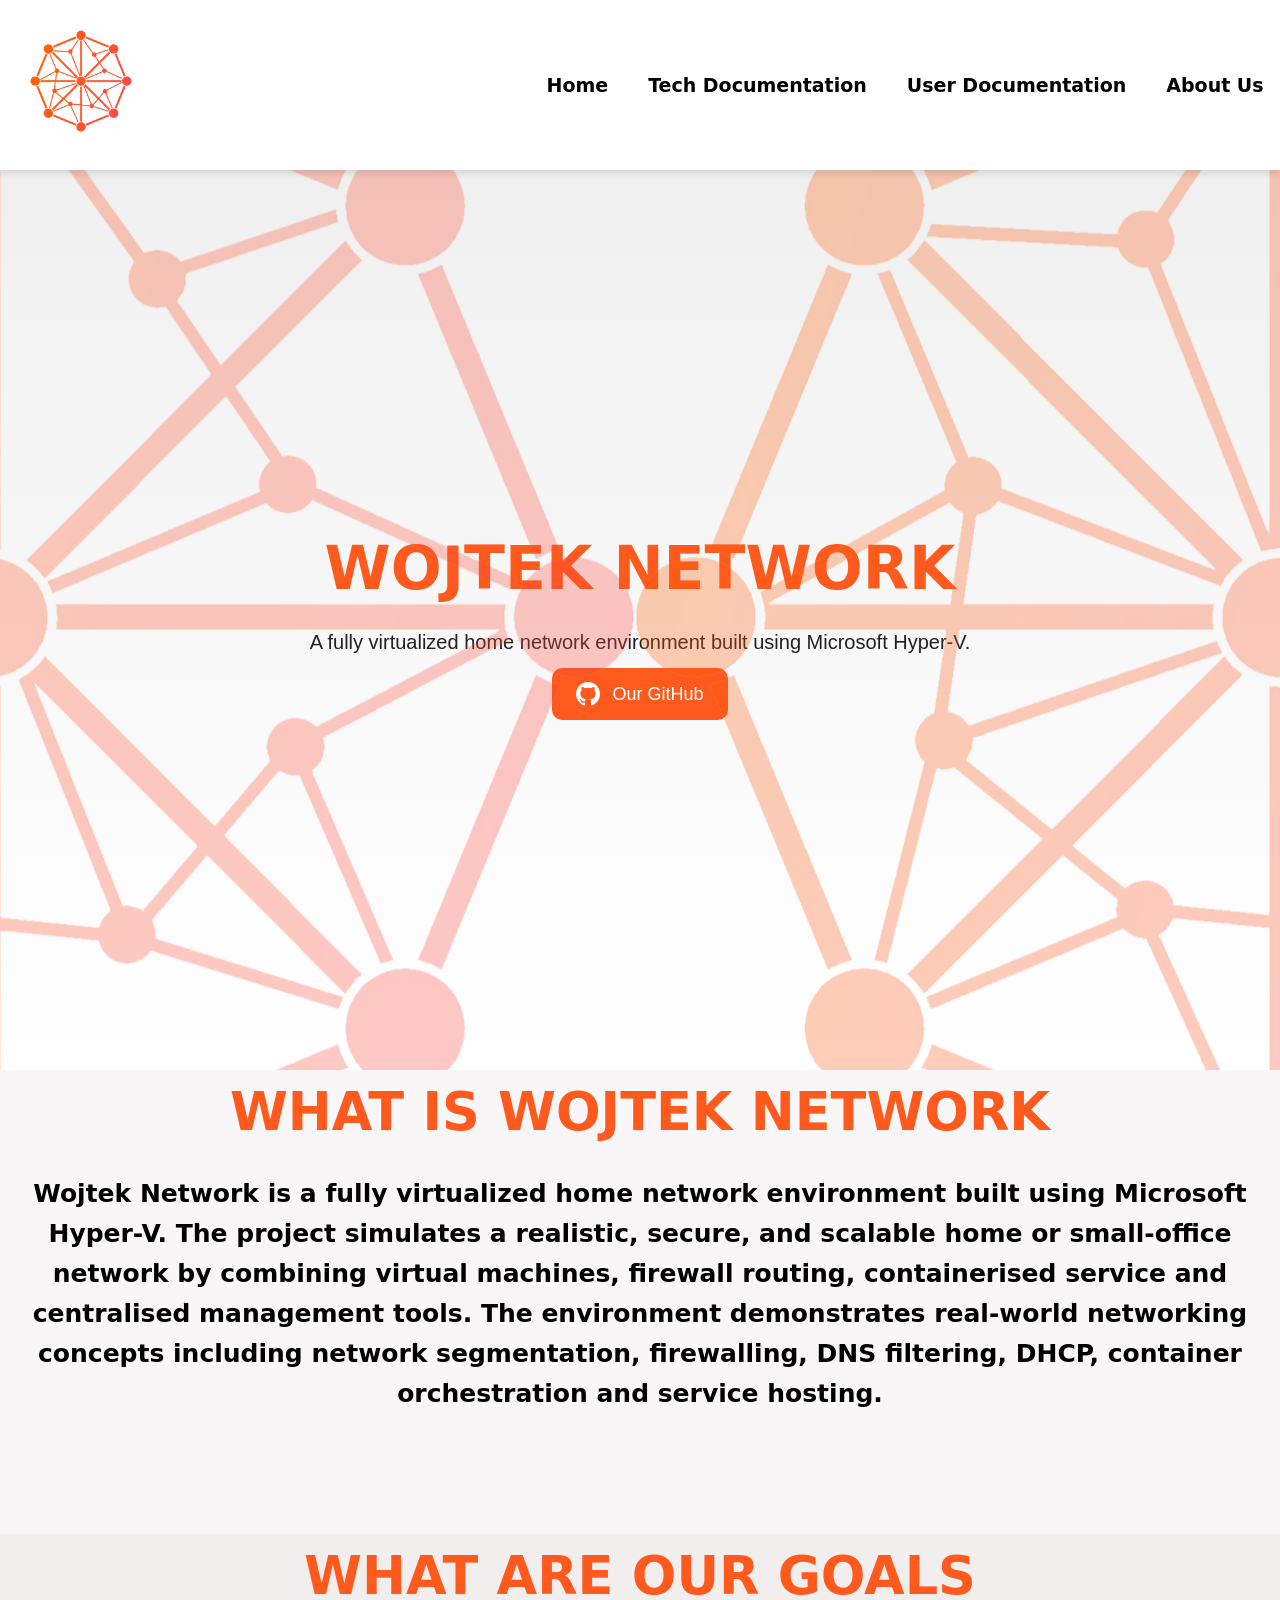
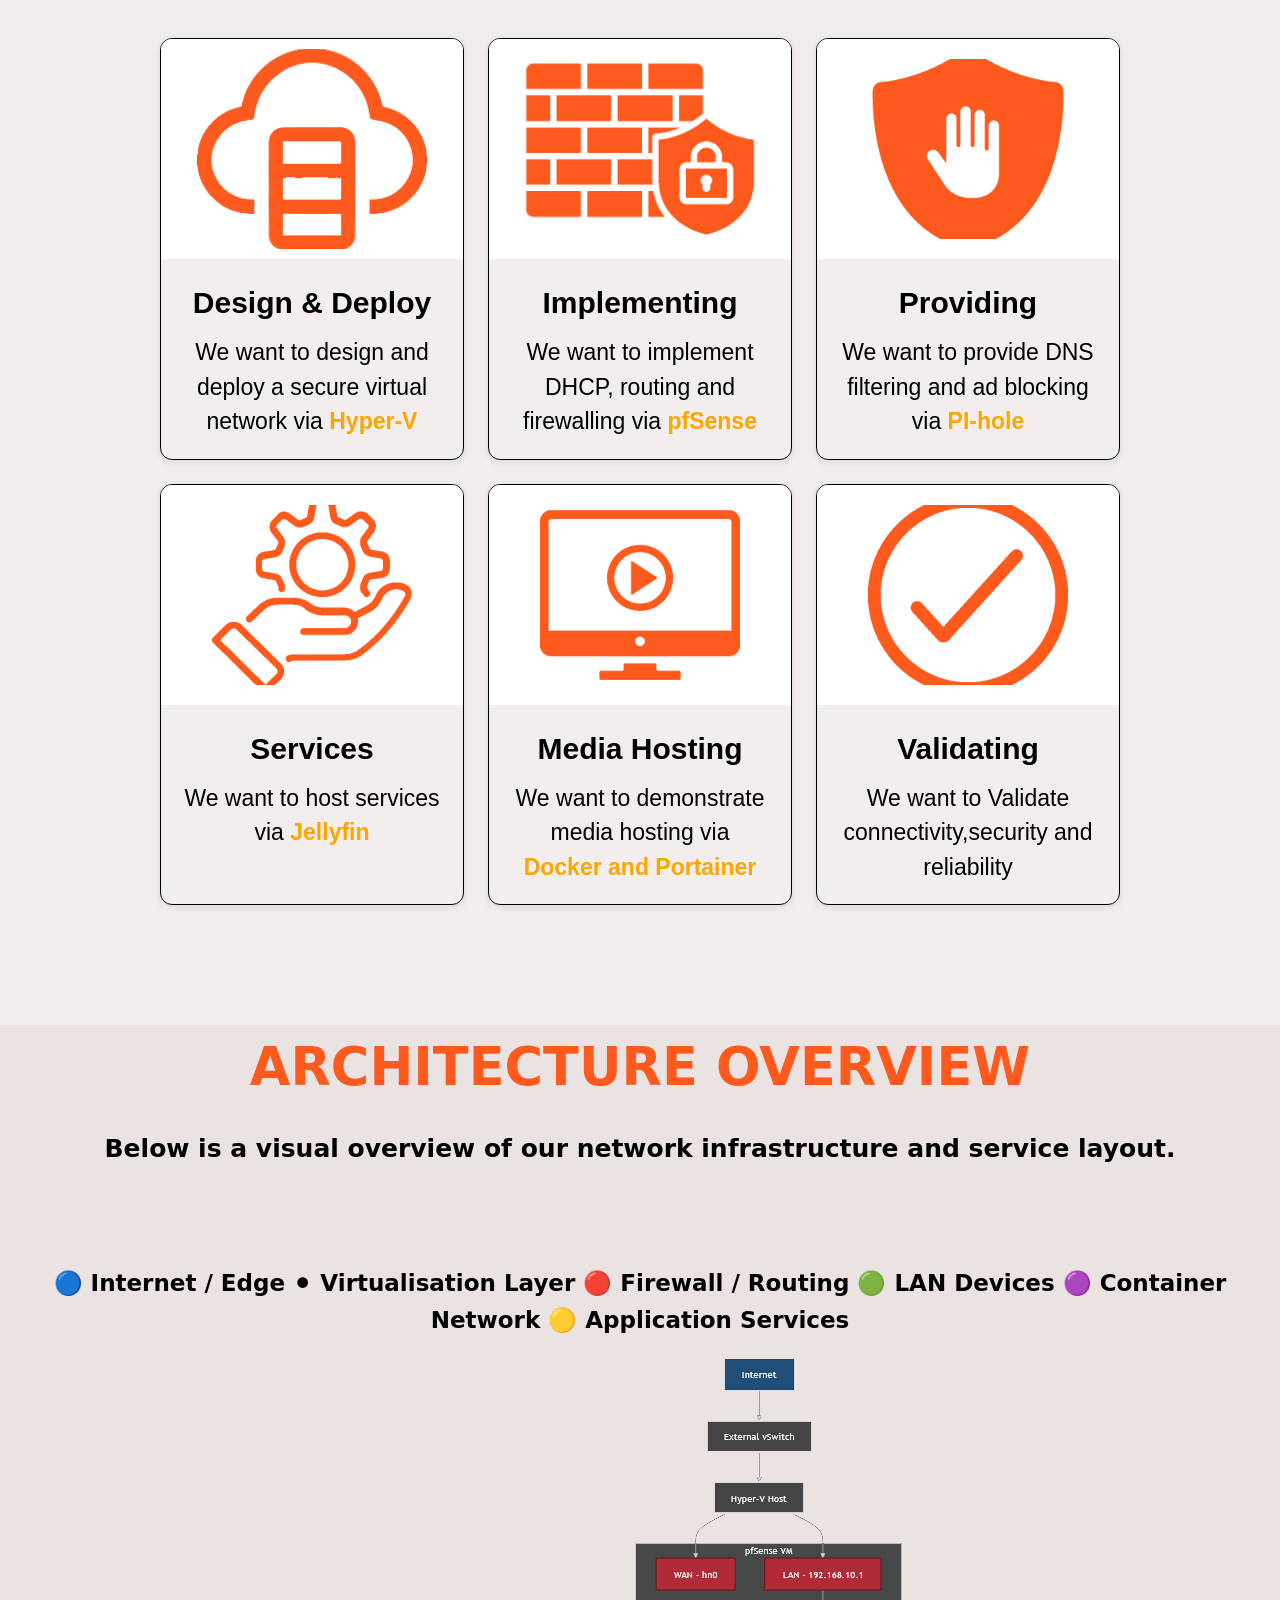
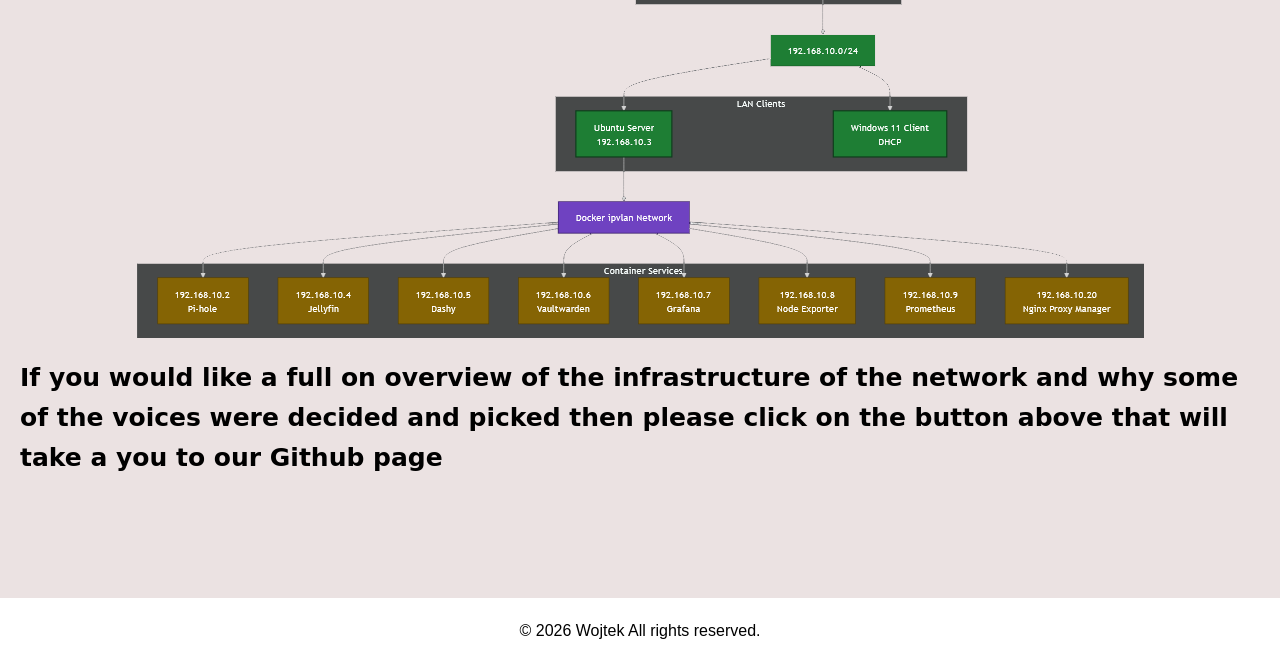
<file: website/index.html>
<!DOCTYPE html>
<html lang="en">
<head>
    <meta charset="UTF-8">
    <meta name="viewport" content="width=device-width, initial-scale=1.0">
    <title>Wojtek Network</title>

    <link rel="icon" type="image/x-icon" href="Resources/favicon.ico">
    <link rel="stylesheet" href="styles.css">

</head>
<body>
<header>
           <div class="header-container">
        <a href="index.html"><img src="Resources/Logo.png" alt="Logo" style="height:150px;width:150px;"></a>
        <nav>
            <ul>
                <li><a href="index.html">Home</a></li>
                <li><a href="Documentation.html">Tech Documentation</a></li>
                <li><a href="Documentation -User.html">User Documentation</a></li>
                <li><a href="aboutus.html">About Us</a></li>

            </ul>
        </nav>
        </div>
</header>
<section class="hero">
        <div class="hero-image">
        <img src="Resources/Logo.png" class="spin1" alt="image" style="width:1920px; height:1920px;">
        </div>

        <div class="hero-image2">
        <img src="Resources/Logo.png" class="spin"alt="image" style="width:1920px; height:1920px;">
        </div>

        <div class="hero-title">
        <h1 class="Title">WOJTEK NETWORK</h1> 
        </div>

        <div class="hero-text">
        <p> A fully virtualized home network environment built using Microsoft Hyper-V.</p>
        </div>

        <a href="https://github.com/Jordynns/Wojtek-Network" target="_blank">
        <button class="button">
        <svg xmlns="http://www.w3.org/2000/svg" viewBox="0 0 24 24" width="24" height="24" fill="white">
        <path d="M12 0C5.37 0 0 5.37 0 12c0 5.31 3.435 9.795 8.205 11.385.6.105.825-.255.825-.57 0-.285-.015-1.23-.015-2.235-3.015.555-3.795-.735-4.035-1.41-.135-.345-.72-1.41-1.23-1.695-.42-.225-1.02-.78-.015-.795.945-.015 1.62.87 1.845 1.23 1.08 1.815 2.805 1.305 3.495.99.105-.78.42-1.305.765-1.605-2.67-.3-5.46-1.335-5.46-5.925 0-1.305.465-2.385 1.23-3.225-.12-.3-.54-1.53.12-3.18 0 0 1.005-.315 3.3 1.23.96-.27 1.98-.405 3-.405s2.04.135 3 .405c2.295-1.56 3.3-1.23 3.3-1.23.66 1.65.24 2.88.12 3.18.765.84 1.23 1.905 1.23 3.225 0 4.605-2.805 5.625-5.475 5.925.435.375.81 1.095.81 2.22 0 1.605-.015 2.895-.015 3.3 0 .315.225.69.825.57A12.02 12.02 0 0 0 24 12c0-6.63-5.37-12-12-12z"/>
        </svg>
        Our GitHub
        </button>
        </a>
    
        </div>
    
        </div>
</section>

<section class="What">
        <div class="container">
        <h1 style="text-align:center">WHAT IS WOJTEK NETWORK</h1> 
    </div>
    <div class="container1">
        <p style="text-align:center">Wojtek Network is a fully virtualized home network environment built using Microsoft Hyper-V.
The project simulates a realistic, secure, and scalable home or small-office network by combining virtual machines, firewall routing, containerised service and centralised management tools.
The environment demonstrates real-world networking concepts including network segmentation, firewalling, DNS filtering, DHCP, container orchestration and service hosting.</p>
      </div>

</section>

    
<section class="Goals"> 
      <div class="container">
        <h1 style="text-align:center">WHAT ARE OUR GOALS</h1>
        </div>

   <div class="cardsContainer">
        <div class="card-grid">
            <div class="card">
                <div class="card-image">
                    <img src="Resources/VM.png" alt="description" style="height:200px;width:230px;">
                    </div>
                <div class="card-content">
                    <div class="card-title">Design & Deploy</div>
                    <div class="card-text">We want to design and deploy a secure virtual network via <strong> <a href="https://learn.microsoft.com/en-us/windows-server/virtualization/hyper-v/get-started/install-hyper-v?tabs=powershell&pivots=windows" target="_blank">Hyper-V</a> </strong></div> 
                </div>
            </div>

            <div class="card">
                <div class="card-image">
                    <img src="Resources/FW.png" alt="description" style="height:230px;width:250px;">
                </div>
                <div class="card-content">
                    <div class="card-title">Implementing</div>
                    <div class="card-text">We want to implement DHCP, routing and firewalling via<strong> <a href="https://www.pfsense.org/" target="blank">pfSense</a></strong></div>
                </div>
            </div>

            <div class="card">
                <div class="card-image">
                    <img src="Resources/DNS.png" alt="description" style="height:180px;width:200px;">
                </div>
                <div class="card-content">
                    <div class="card-title">Providing</div>
                    <div class="card-text">We want to provide DNS filtering and ad blocking via <strong><a href="https://pi-hole.net/" target="blank">PI-hole</a></strong></div>
                </div>
            </div>

            <div class="card">
                <div class="card-image">
                     <img src="Resources/Services.png" alt="description" style="height:180px;width:200px;">
                </div>
                <div class="card-content">
                    <div class="card-title">Services</div>
                    <div class="card-text">We want to host services via <strong> <a href="https://jellyfin.org/" target="_blank">Jellyfin</a> </strong> </div>
                </div>
            </div>

            <div class="card">
                <div class="card-image">
                     <img src="Resources/Hosting.png" alt="description" style="height:180px;width:200px;">
                </div>
                <div class="card-content">
                    <div class="card-title">Media Hosting</div>
                    <div class="card-text">We want to demonstrate media hosting via <strong> <a href="https://docs.portainer.io/start/install-ce/server/docker/linux" target="_blank">Docker and Portainer</a> </strong> </div>
                </div>
            </div>

            <div class="card">
                <div class="card-image">
                    <img src="Resources/Valid.png" alt="description" style="height:180px;width:200px;">
                </div>
                <div class="card-content">
                    <div class="card-title">Validating</div>
                    <div class="card-text">We want to Validate connectivity,security and reliability</div>
                </div>
            </div>

        </div>
    </div>
</section>
    

<section class="Architecture"> 
   <div class="container">
    <h1>ARCHITECTURE OVERVIEW </h1>

    <div class="container1">
        <p>Below is a visual overview of our network infrastructure and service layout. </p>
    </div>
        <br>
    <div class ="Legend">
    🔵 Internet / Edge
    ⚫ Virtualisation Layer
    🔴 Firewall / Routing
    🟢 LAN Devices
    🟣 Container Network
    🟡 Application Services
    </p>
    
    </div>
    </div>  
    
    <div class="Diagram">
        <img src="Resources/Diagram.png">
    </div>

        <div class="container1">
        <p>If you would like a full on overview of the infrastructure of the network and why some of the voices were decided and picked then please click on the button above that will take a you to our Github page</p>
    </div>

   </div> 

</section>

    <footer>
    <p>&copy; 2026 Wojtek All rights reserved.</p>
</footer>
</body>
</html>
</file>
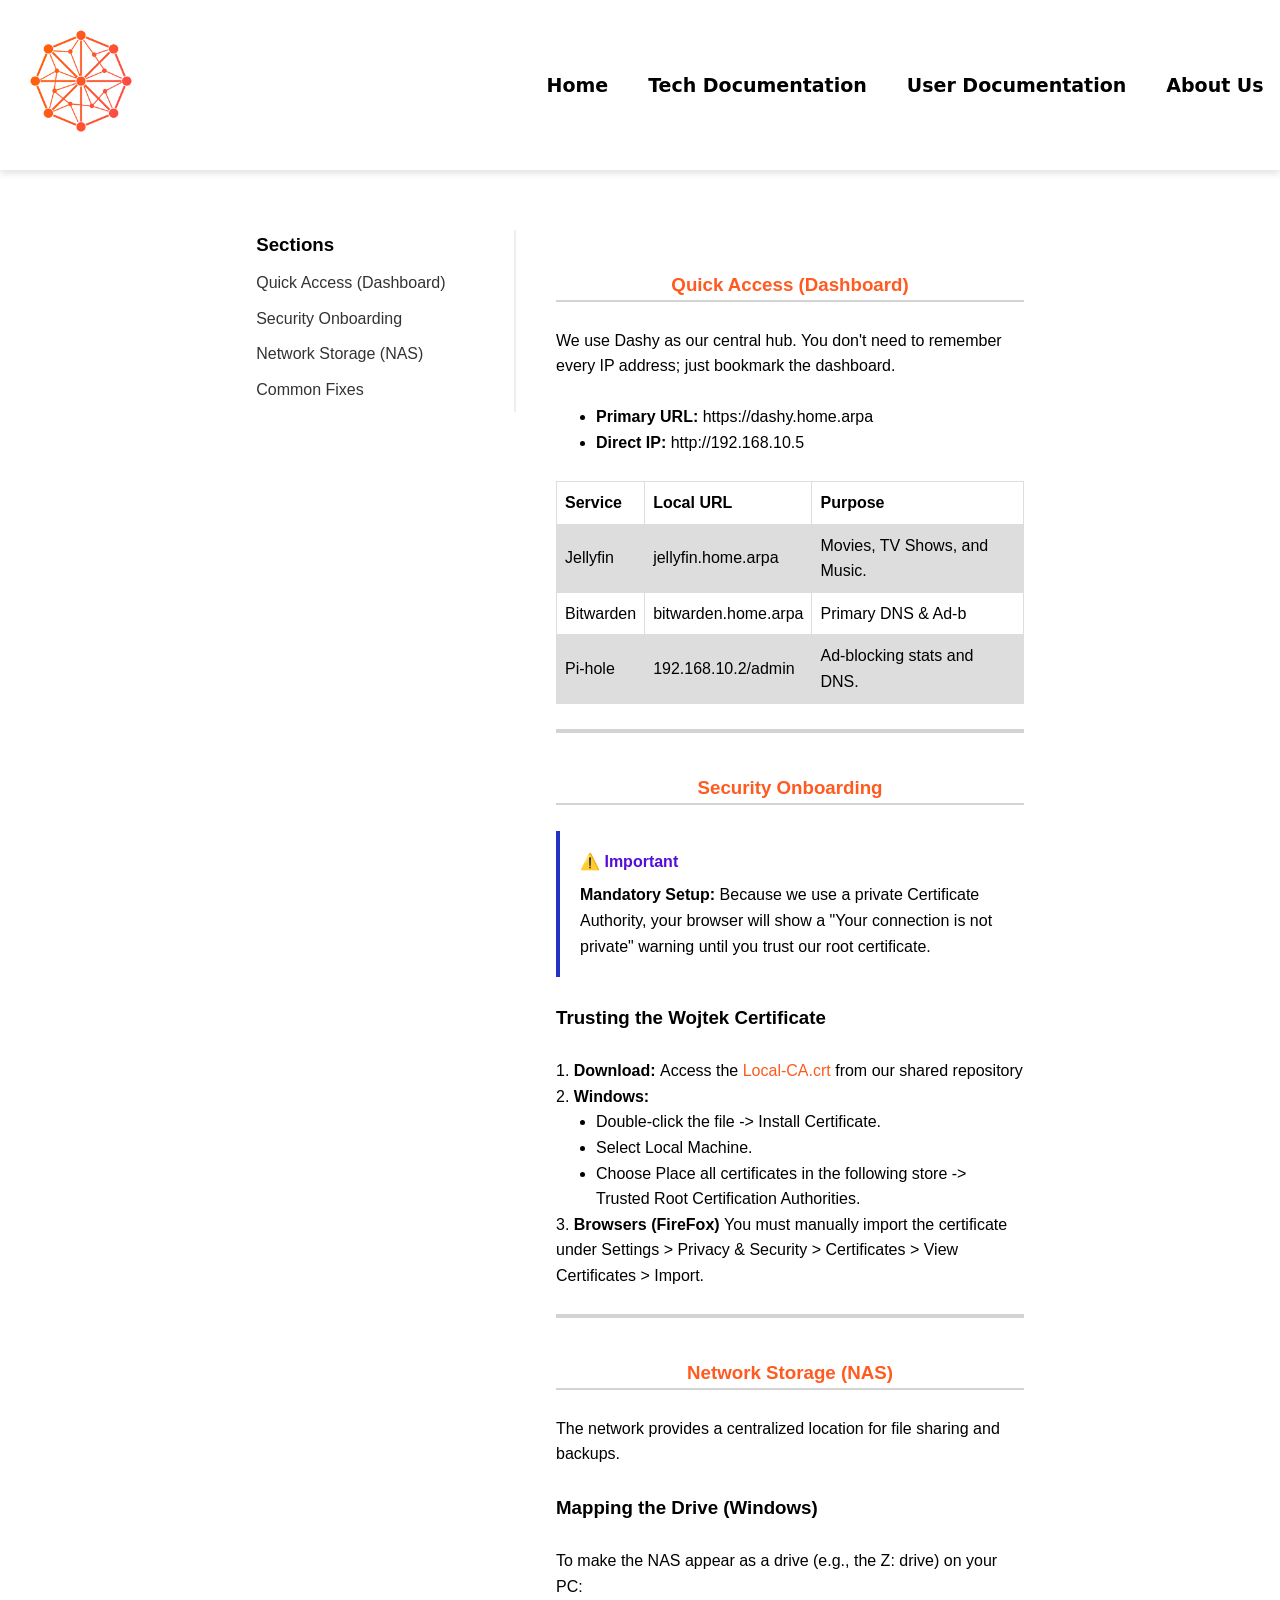
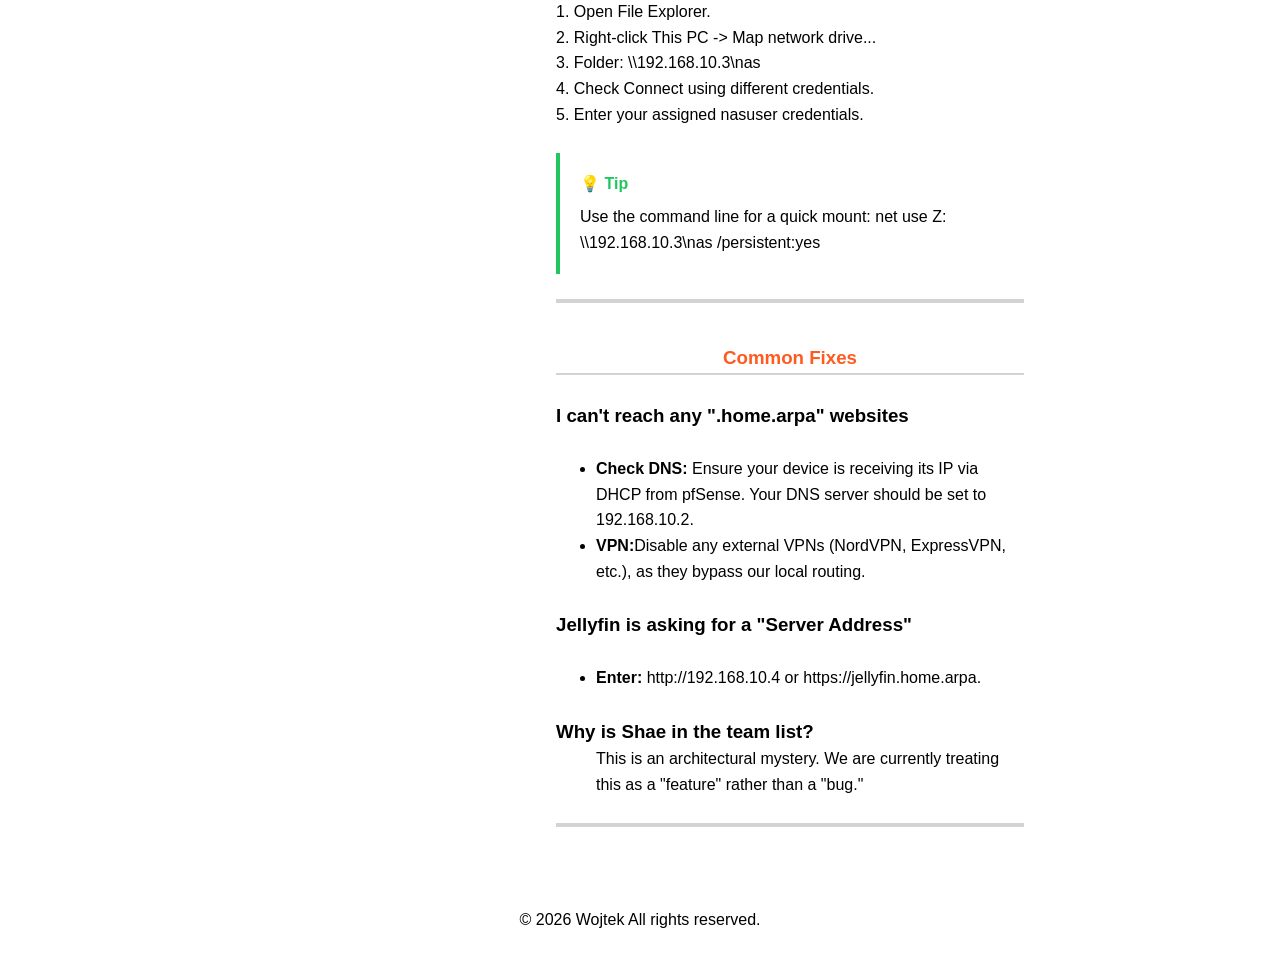
<file: website/Documentation -User.html>
<!DOCTYPE html>
<html lang="en">
<head>
    <meta charset="UTF-8">
    <meta name="viewport" content="width=device-width, initial-scale=1.0">
    <title>Wojtek Network</title>

    <link rel="icon" type="image/x-icon" href="Resources/favicon.ico">
    <link rel="stylesheet" href="styles.css">

</head>
<body>

  <header>
           <div class="header-container">
        <a href="index.html"><img src="Resources/Logo.png" alt="Logo" style="height:150px;width:150px;"></a>
        <nav>
            <ul>
                <li><a href="index.html">Home</a></li>
                <li><a href="Documentation.html">Tech Documentation</a></li>
                <li><a href="Documentation -User.html">User Documentation</a></li>
                <li><a href="aboutus.html">About Us</a></li>
                
            </ul>
        </nav>
        </div>
  </header>


<section class="doc-layout">
  <aside class="Section-Area">
    <h3>Sections</h3>
    <a href="#QA">Quick Access (Dashboard)</a>
    <a href="#SO">Security Onboarding</a>
    <a href="#NS">Network Storage (NAS)</a>
    <a href="#CF">Common Fixes</a>
  </aside>



  <main class="doc-content">
  <section id="QA">
      <div class="headings"><h1>Quick Access (Dashboard)</h1>
        <hr width="100%;" color="#d3d3d3" size="3">
        </div>
        <BR>
  <p>We use Dashy as our central hub. You don't need to remember every IP address; just bookmark the dashboard.</p>
  <br>
  <ul>
  <li><b>Primary URL:</b> https://dashy.home.arpa</li>
  <li><b>Direct IP:</b> http://192.168.10.5</li>
  </ul>
  <br>
  <table>  <tr>
    <th>Service</th>
    <th>Local URL</th>
    <th>Purpose</th>
    </tr>
    <tr>
    <td>Jellyfin</td>
    <td>jellyfin.home.arpa 	</td>
    <td>Movies, TV Shows, and Music.</td>
    </tr>
      <tr>
      <td>Bitwarden</td>
      <td>bitwarden.home.arpa</td>
      <td>Primary DNS & Ad-b</td>
    </tr>
    <tr>
      <td>Pi-hole</td>
      <td>192.168.10.2/admin</td>
      <td>Ad-blocking stats and DNS.</td>
    </tr>
</table>
<br>
<hr width="100%;" color="#d3d3d3" size="6">
</section>


<section id="#SO">
      <div class="headings"><h1>Security Onboarding</h1>
        <hr width="100%;" color="#d3d3d3" size="3">
        </div>
      <br>

    <div class="tip-boxb">
    <div class="tip-titleb">
        ⚠️ Important
    </div>

      <p>
        <b>Mandatory Setup:</b> Because we use a private Certificate Authority, your browser will show a "Your connection is not private" warning until you trust our root certificate.
      </p>
    </div>
    <br>
    <h3>Trusting the Wojtek Certificate</h3>
    <br>
    <p>1.<b> Download: </b>Access the <a href="https://downgit.github.io/#/home?url=https:%2F%2Fgithub.com%2FJordynns%2FWojtek-Network%2Fblob%2Fmain%2Fresources%2FLocal-CA.crt">Local-CA.crt</a> from our shared repository</p>
    <p>2.<b> Windows:</b></p>
    <ul>
      <li>Double-click the file -> Install Certificate.</li>
      <li>Select Local Machine.</li>
      <li>Choose Place all certificates in the following store -> Trusted Root Certification Authorities.</li>
    </ul>
    <p>3. <b>Browsers (FireFox) </b>You must manually import the certificate under Settings > Privacy & Security > Certificates > View Certificates > Import.</p>
<br>
<hr width="100%;" color="#d3d3d3" size="6">
</section>

<section id="NS">
      <div class="headings"><h1>Network Storage (NAS)</h1>
        <hr width="100%;" color="#d3d3d3" size="3">
        </div>
      <br>
  <p>The network provides a centralized location for file sharing and backups.</p>
  <br>
  <h3>Mapping the Drive (Windows)</h3>
  <br>
  <p>To make the NAS appear as a drive (e.g., the Z: drive) on your PC:<br>
     1. Open File Explorer.<br>
     2. Right-click This PC -> Map network drive...<br>
     3. Folder: \\192.168.10.3\nas<br>
     4. Check Connect using different credentials.<br>
     5. Enter your assigned nasuser credentials.<br>
  </p>
  <br>

    <div class="tip-box">
    <div class="tip-title">
        💡 Tip
    </div>

    <p>
        Use the command line for a quick mount: net use Z: \\192.168.10.3\nas /persistent:yes
    </p>
  </div>
  <br>
  <hr width="100%;" color="#d3d3d3" size="6">
</section>

<section id="CF">
      <div class="headings"><h1>Common Fixes</h1>
        <hr width="100%;" color="#d3d3d3" size="3">
        </div>
        <br>
  <h3>I can't reach any ".home.arpa" websites</h3>
  <br>
        <ul>
          <li><b>Check DNS:</b> Ensure your device is receiving its IP via DHCP from pfSense. Your DNS server should be set to 192.168.10.2.</li>
          <li><b>VPN:</b>Disable any external VPNs (NordVPN, ExpressVPN, etc.), as they bypass our local routing.</li>
        </ul>
        <br>
  <h3>Jellyfin is asking for a "Server Address"</h3>
        <br>
  <ul>
    <li><b>Enter:</b> http://192.168.10.4 or https://jellyfin.home.arpa.</li>
  </ul>
<br>
<h3>Why is Shae in the team list?</h3>
<ul>
  <il>This is an architectural mystery. We are currently treating this as a "feature" rather than a "bug."</il>
</ul>
 <br>
 <hr width="100%;" color="#d3d3d3" size="6">
</section>
</section>
</main>

       <footer>
    <p>          &copy; 2026 Wojtek All rights reserved.</p>
</footer>
</body>
</html>
</file>
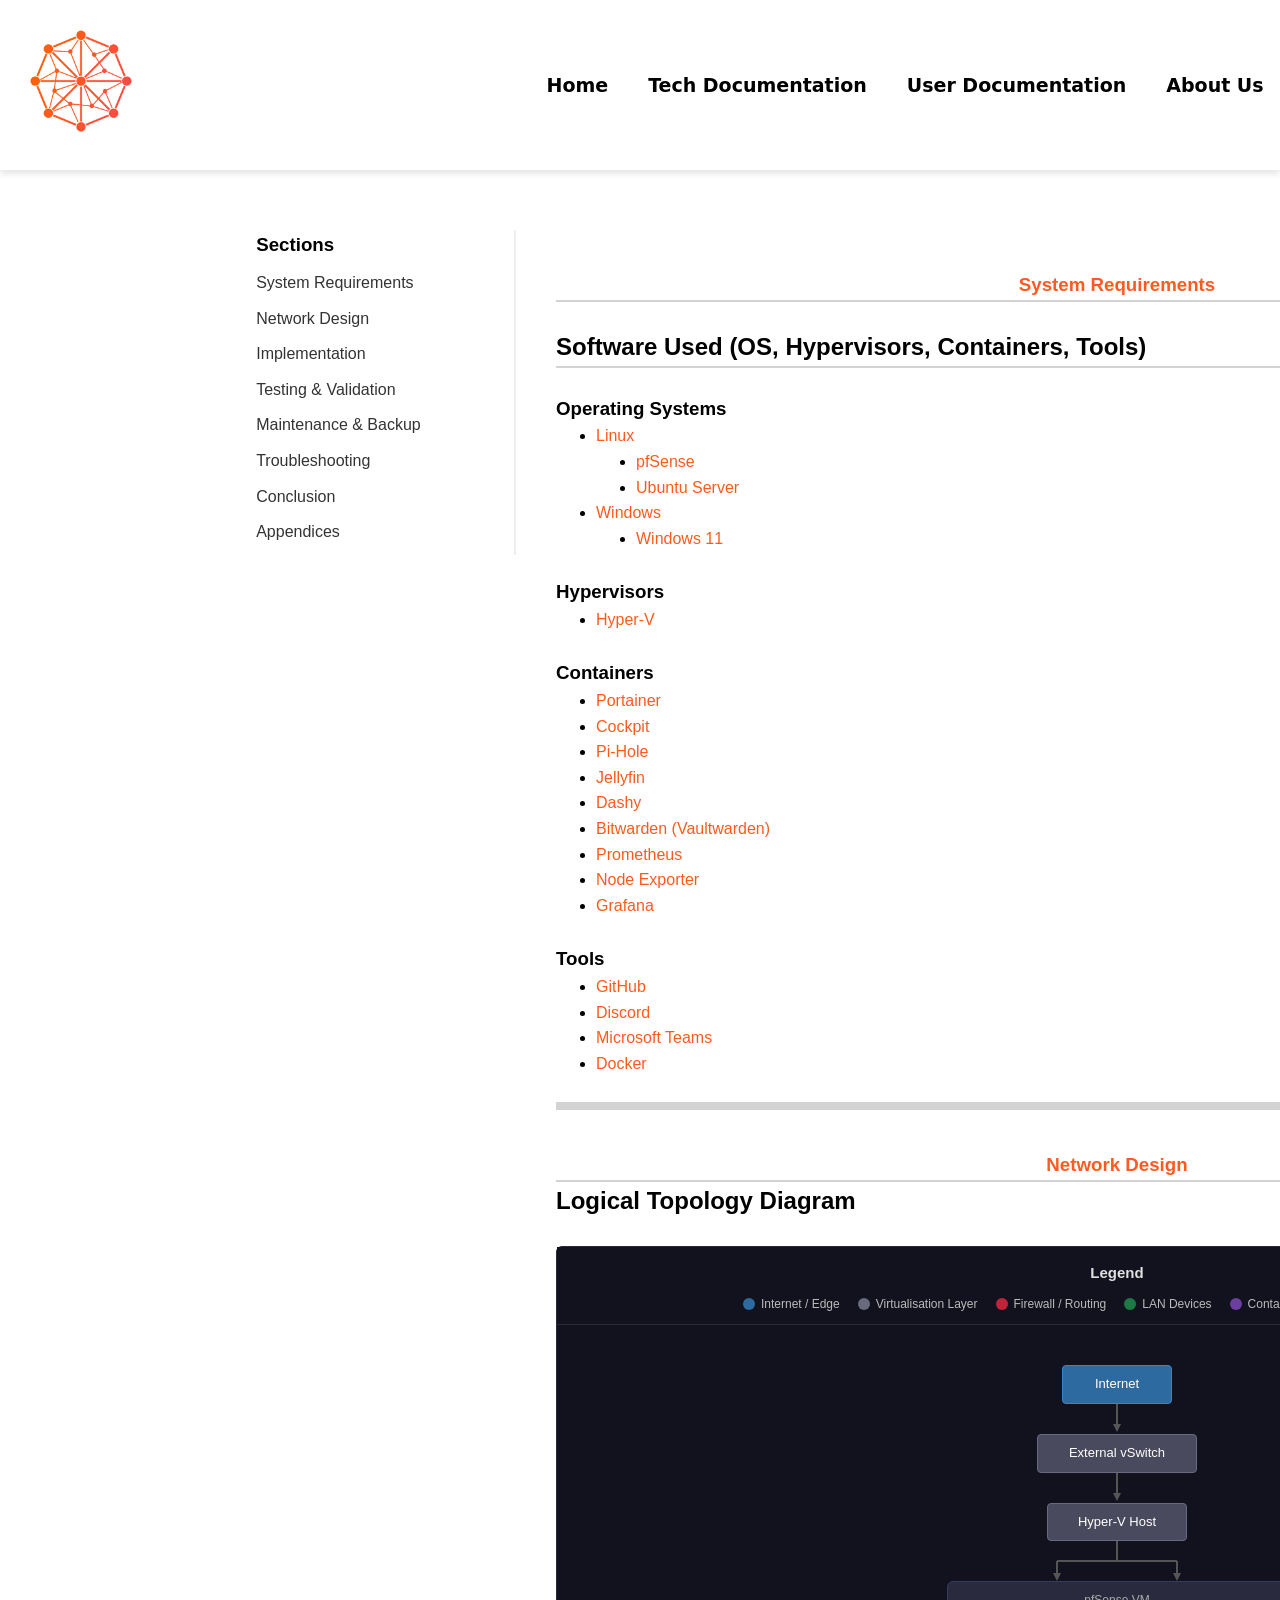
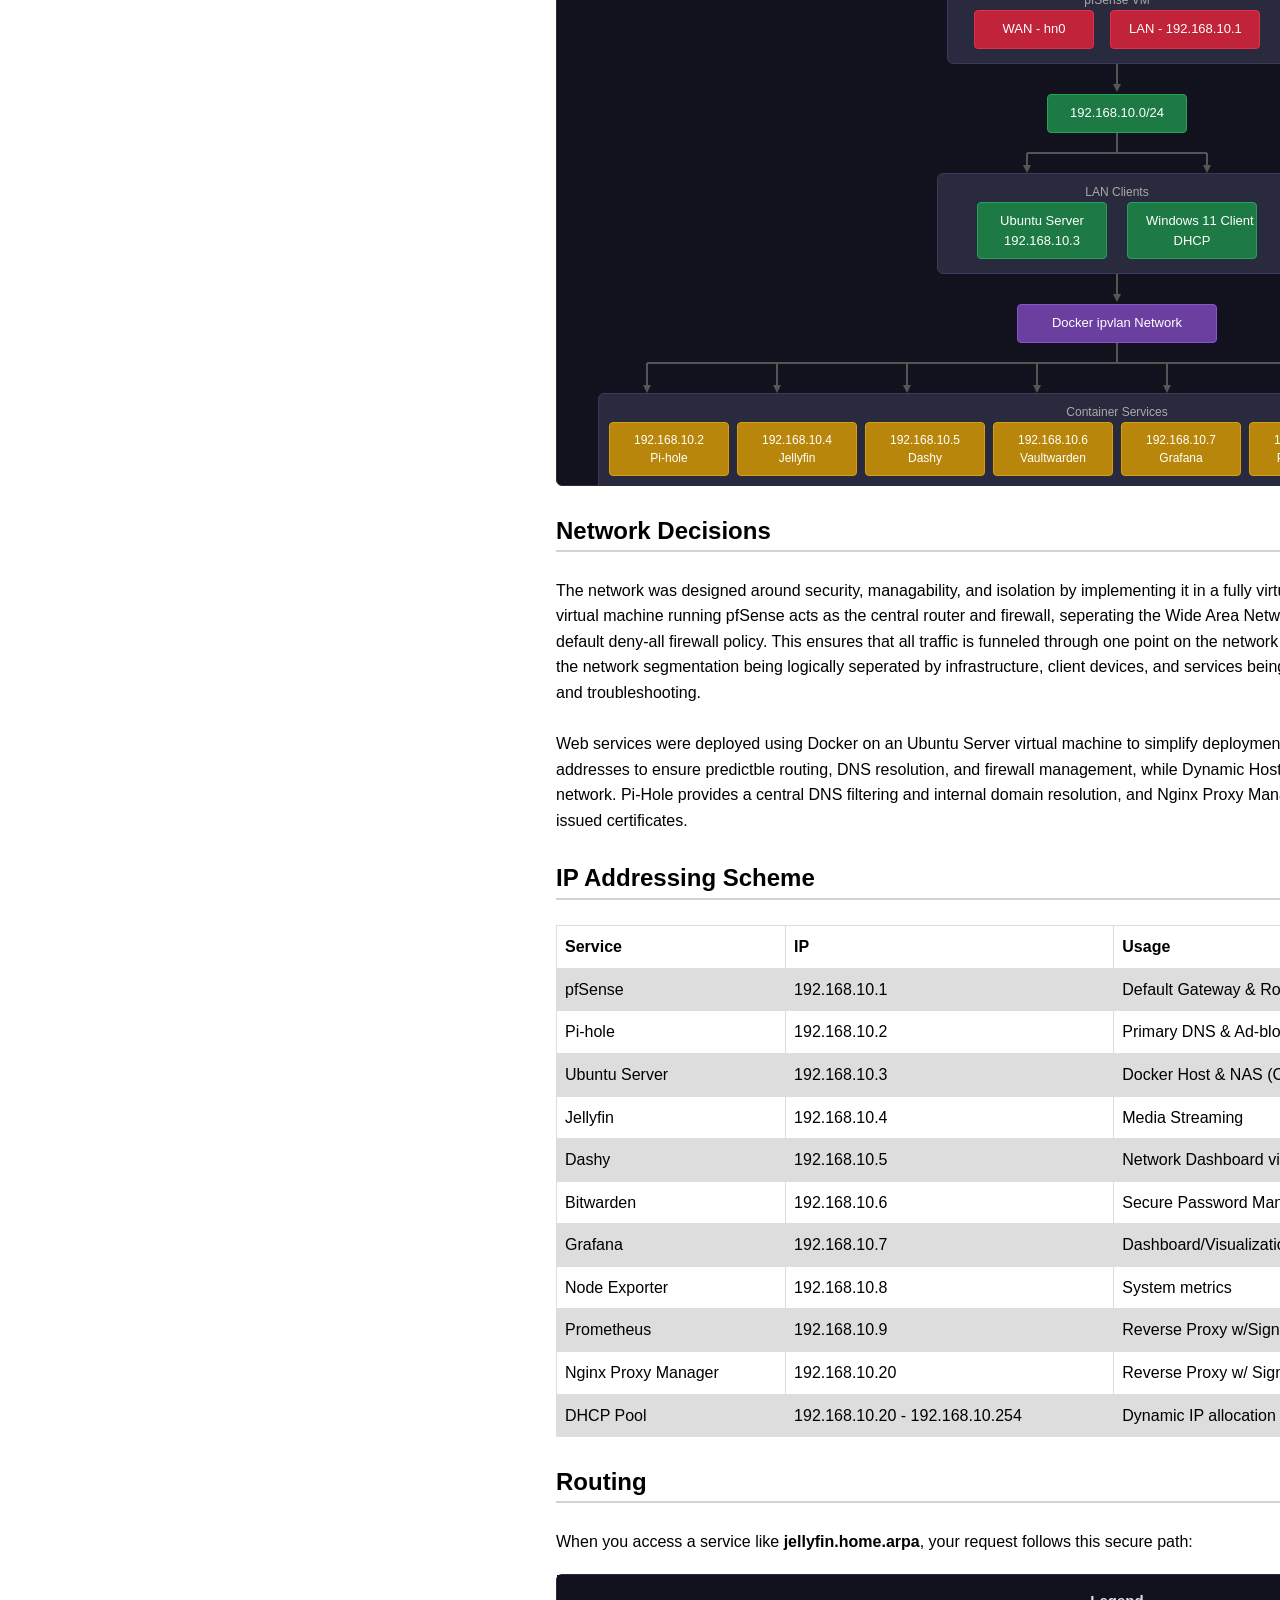
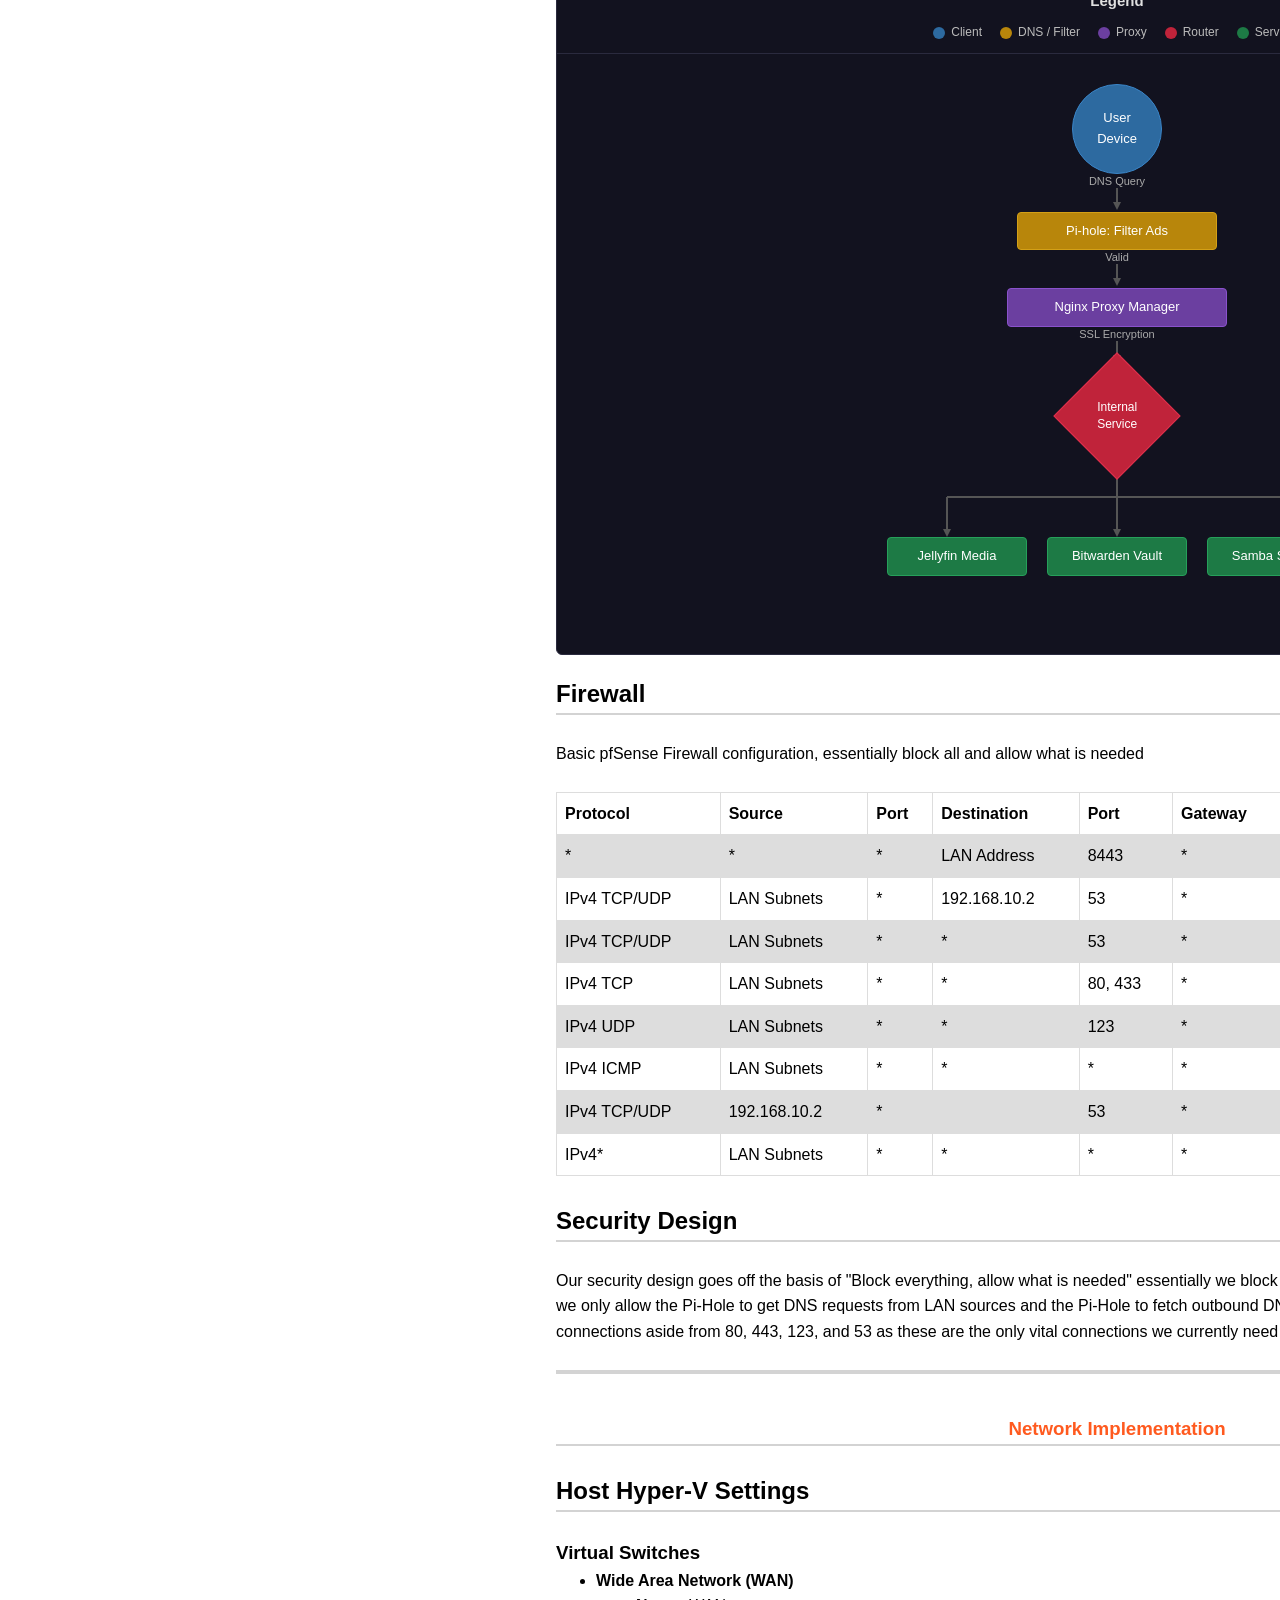
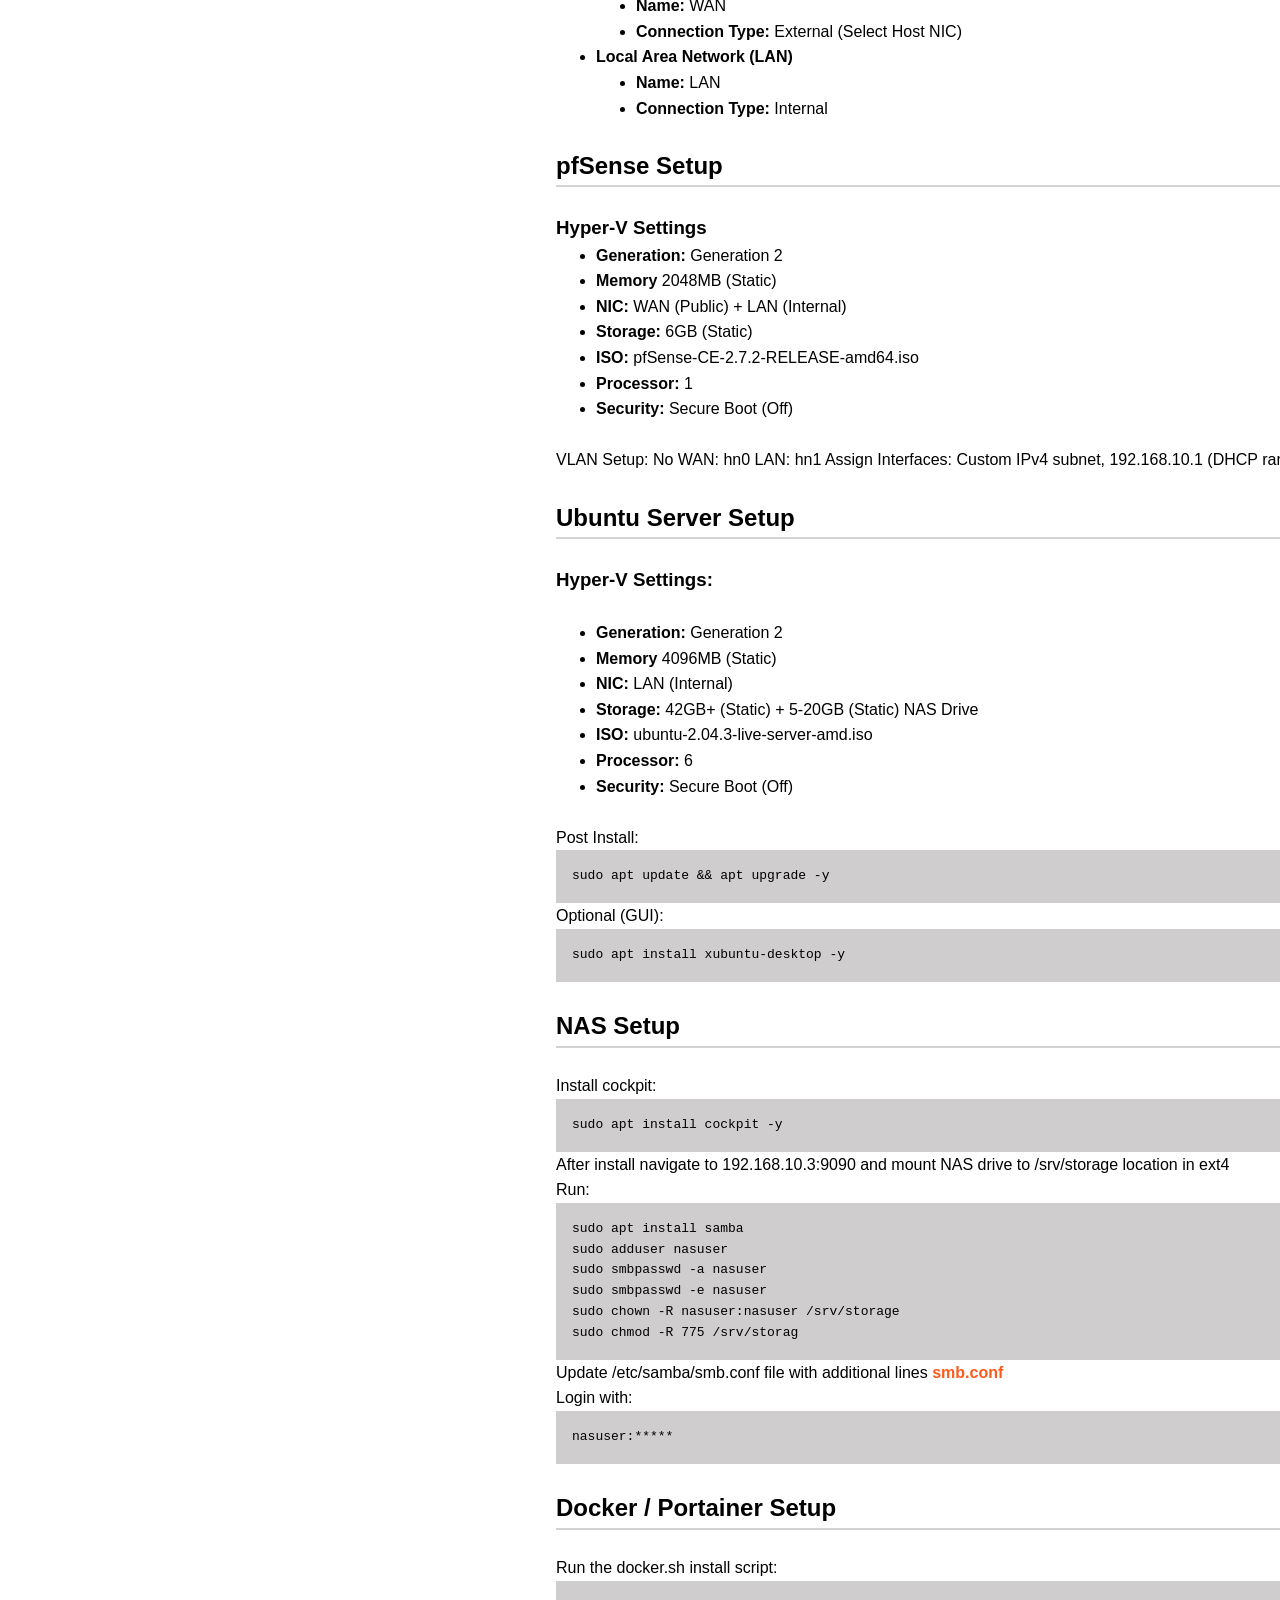
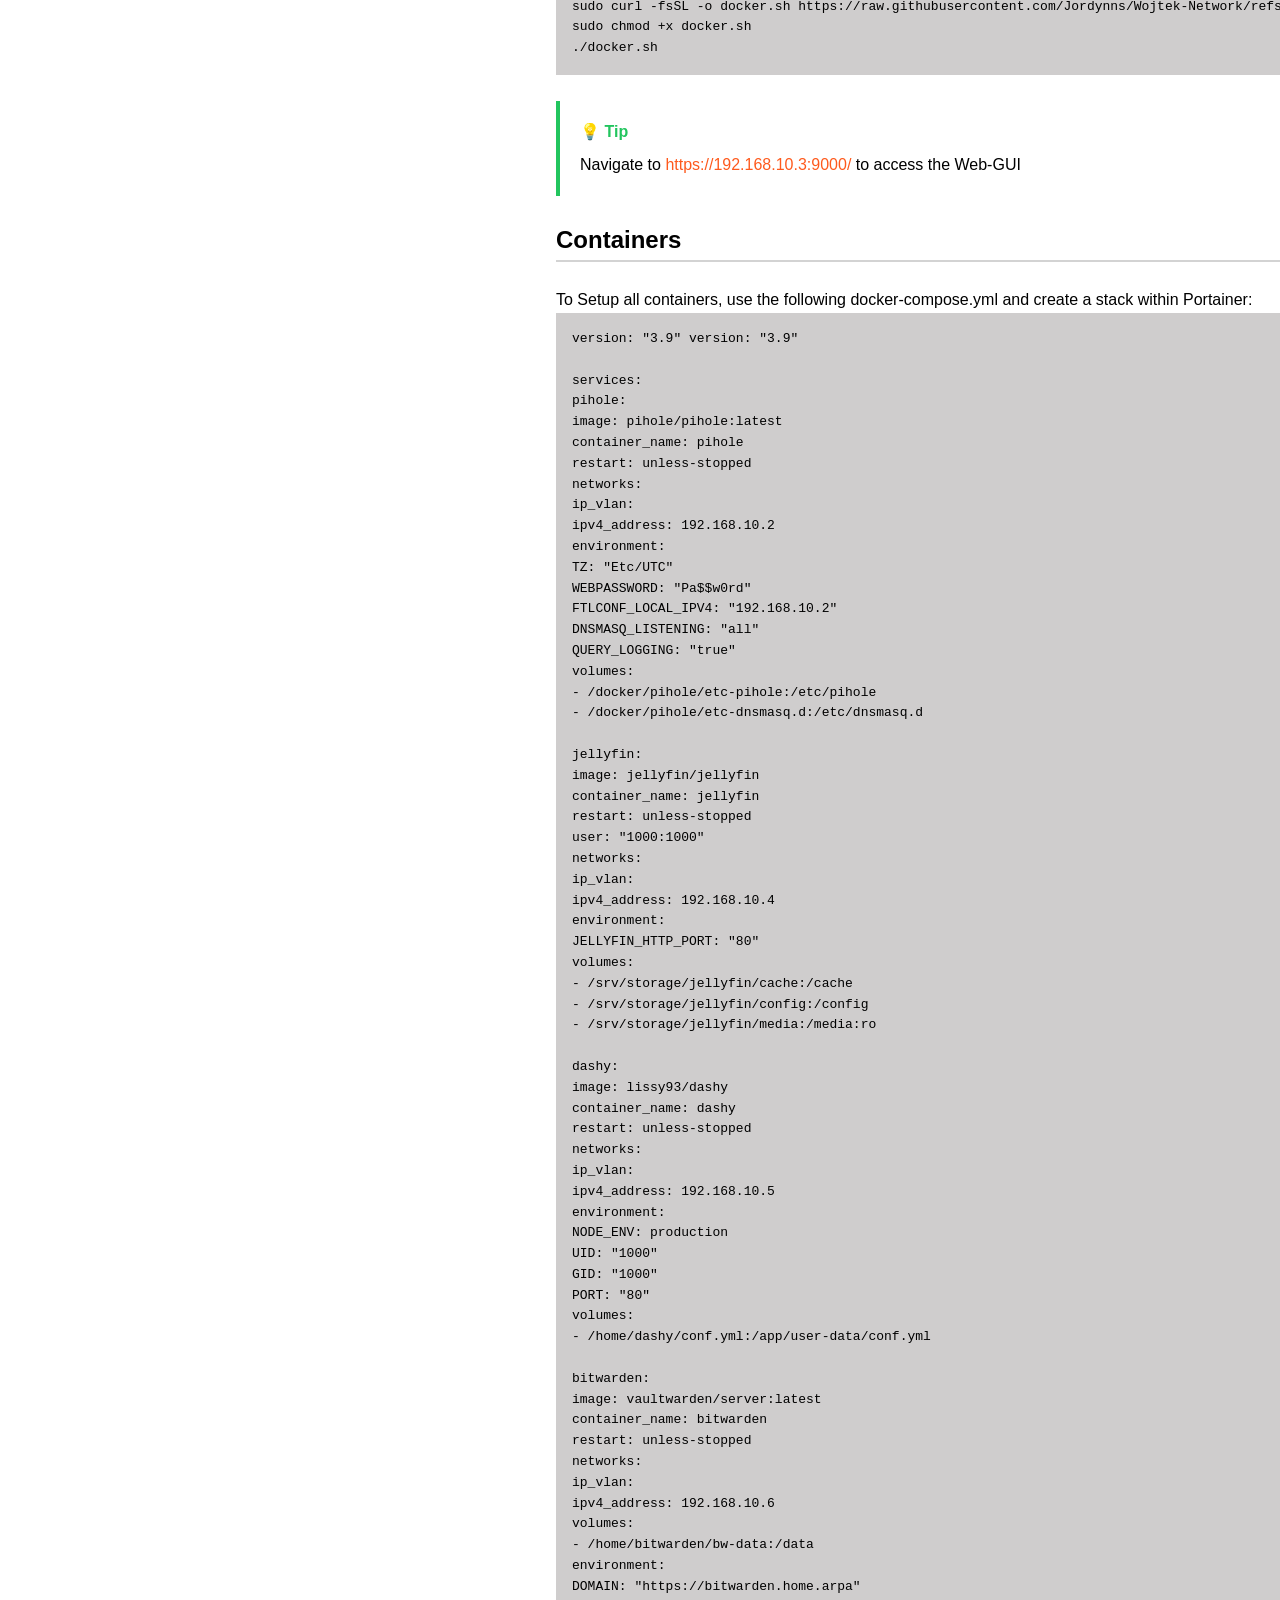
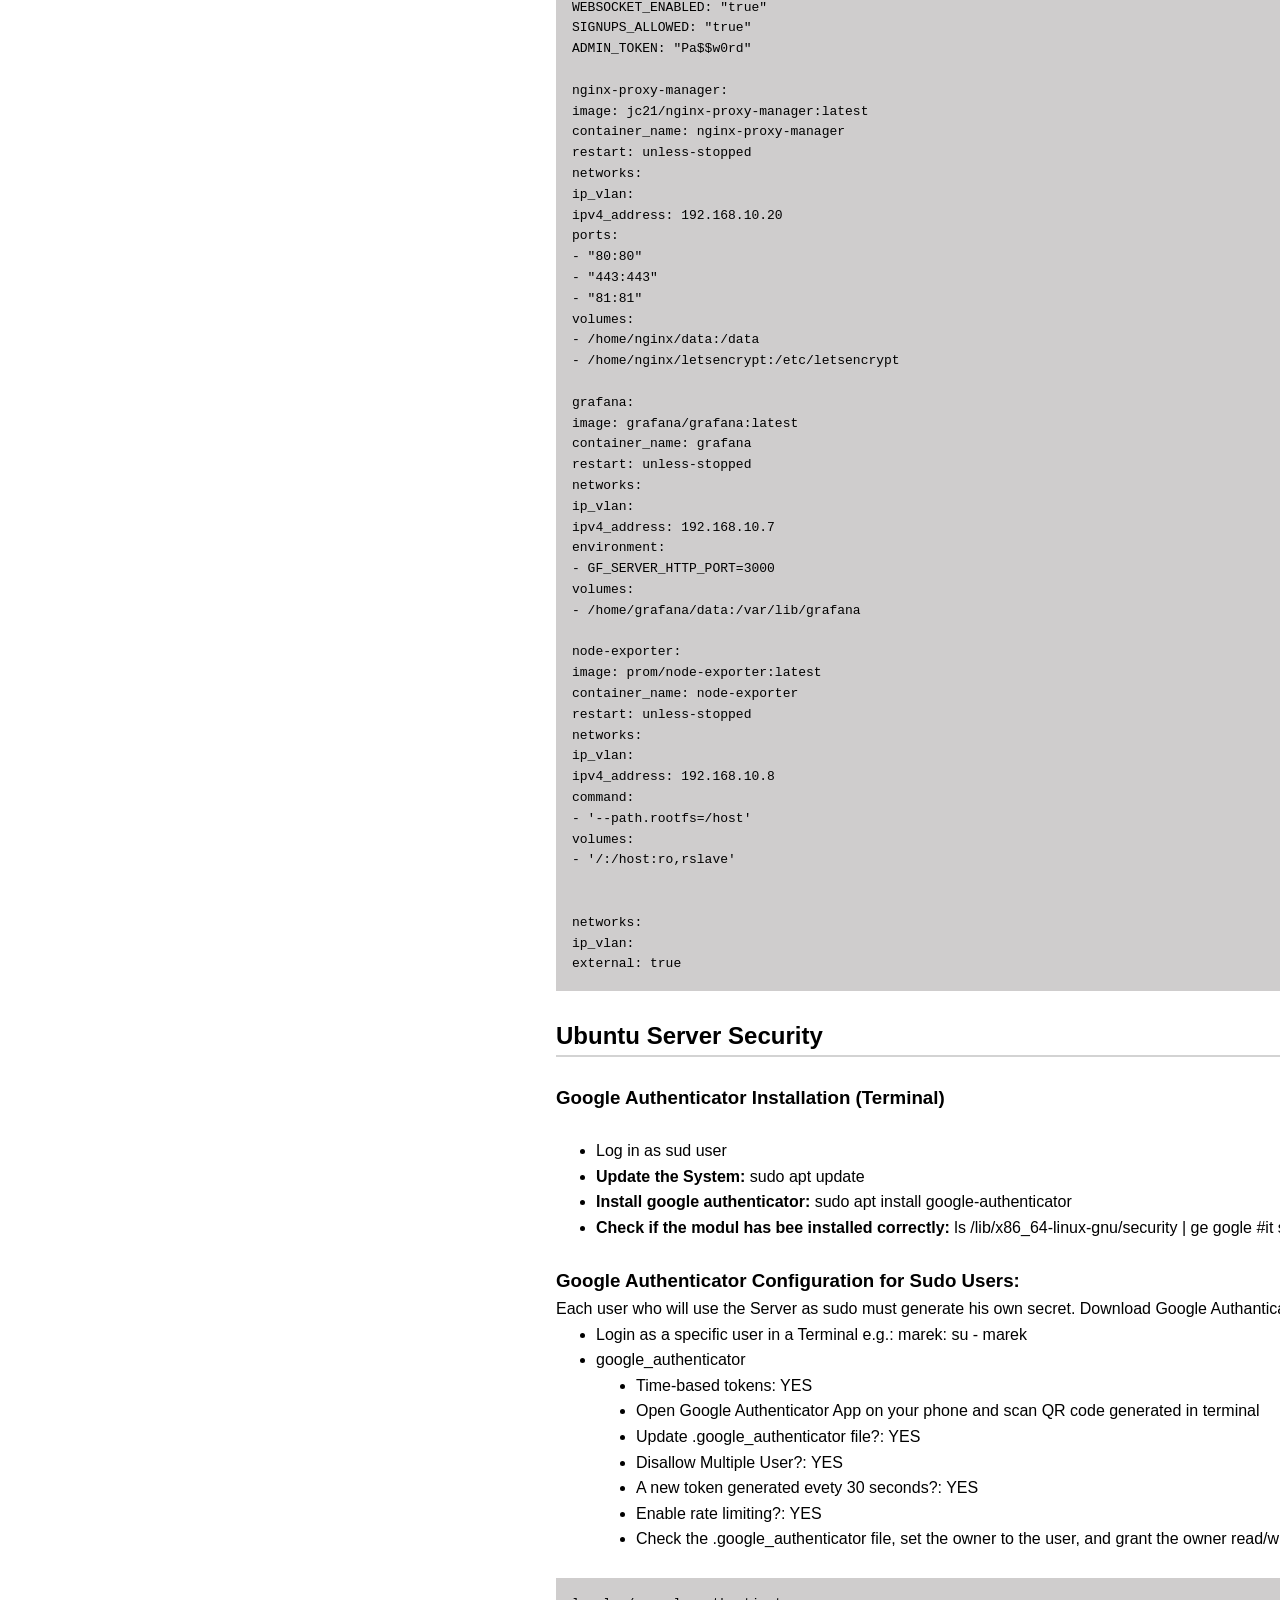
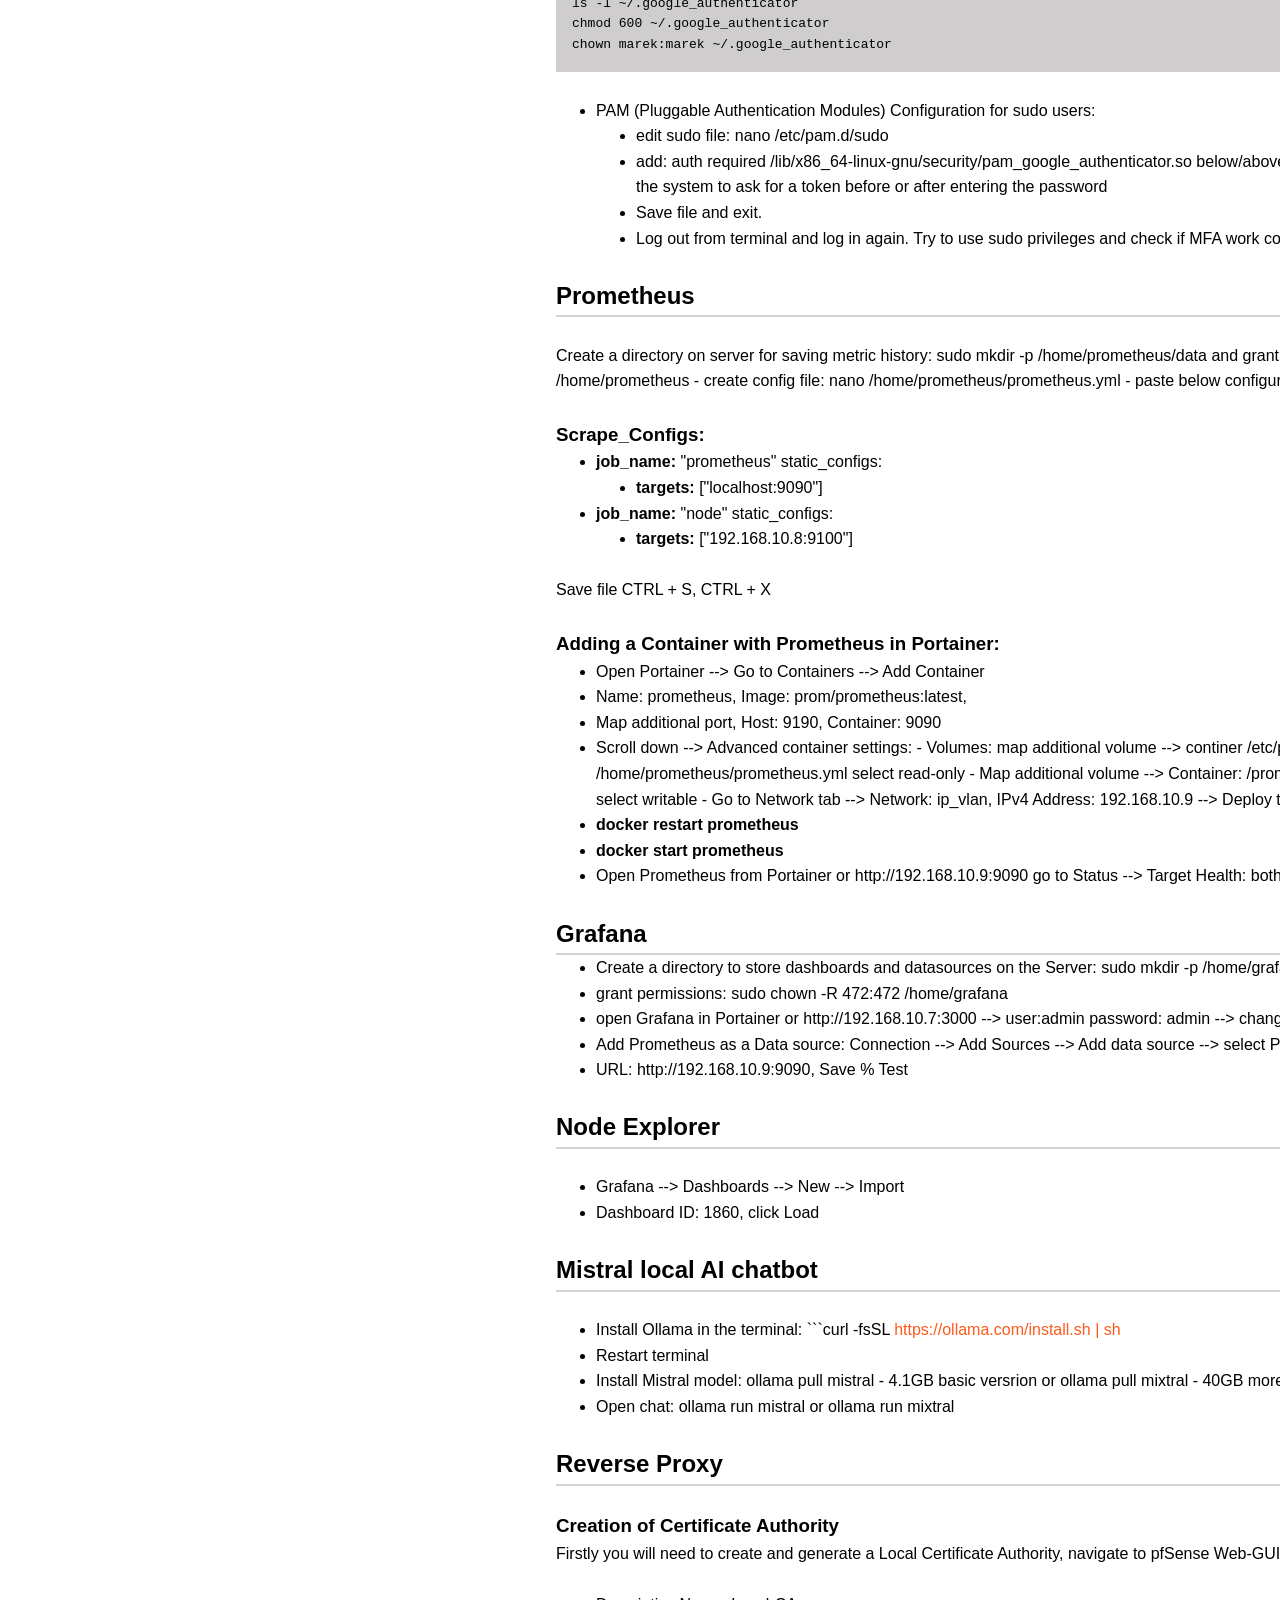
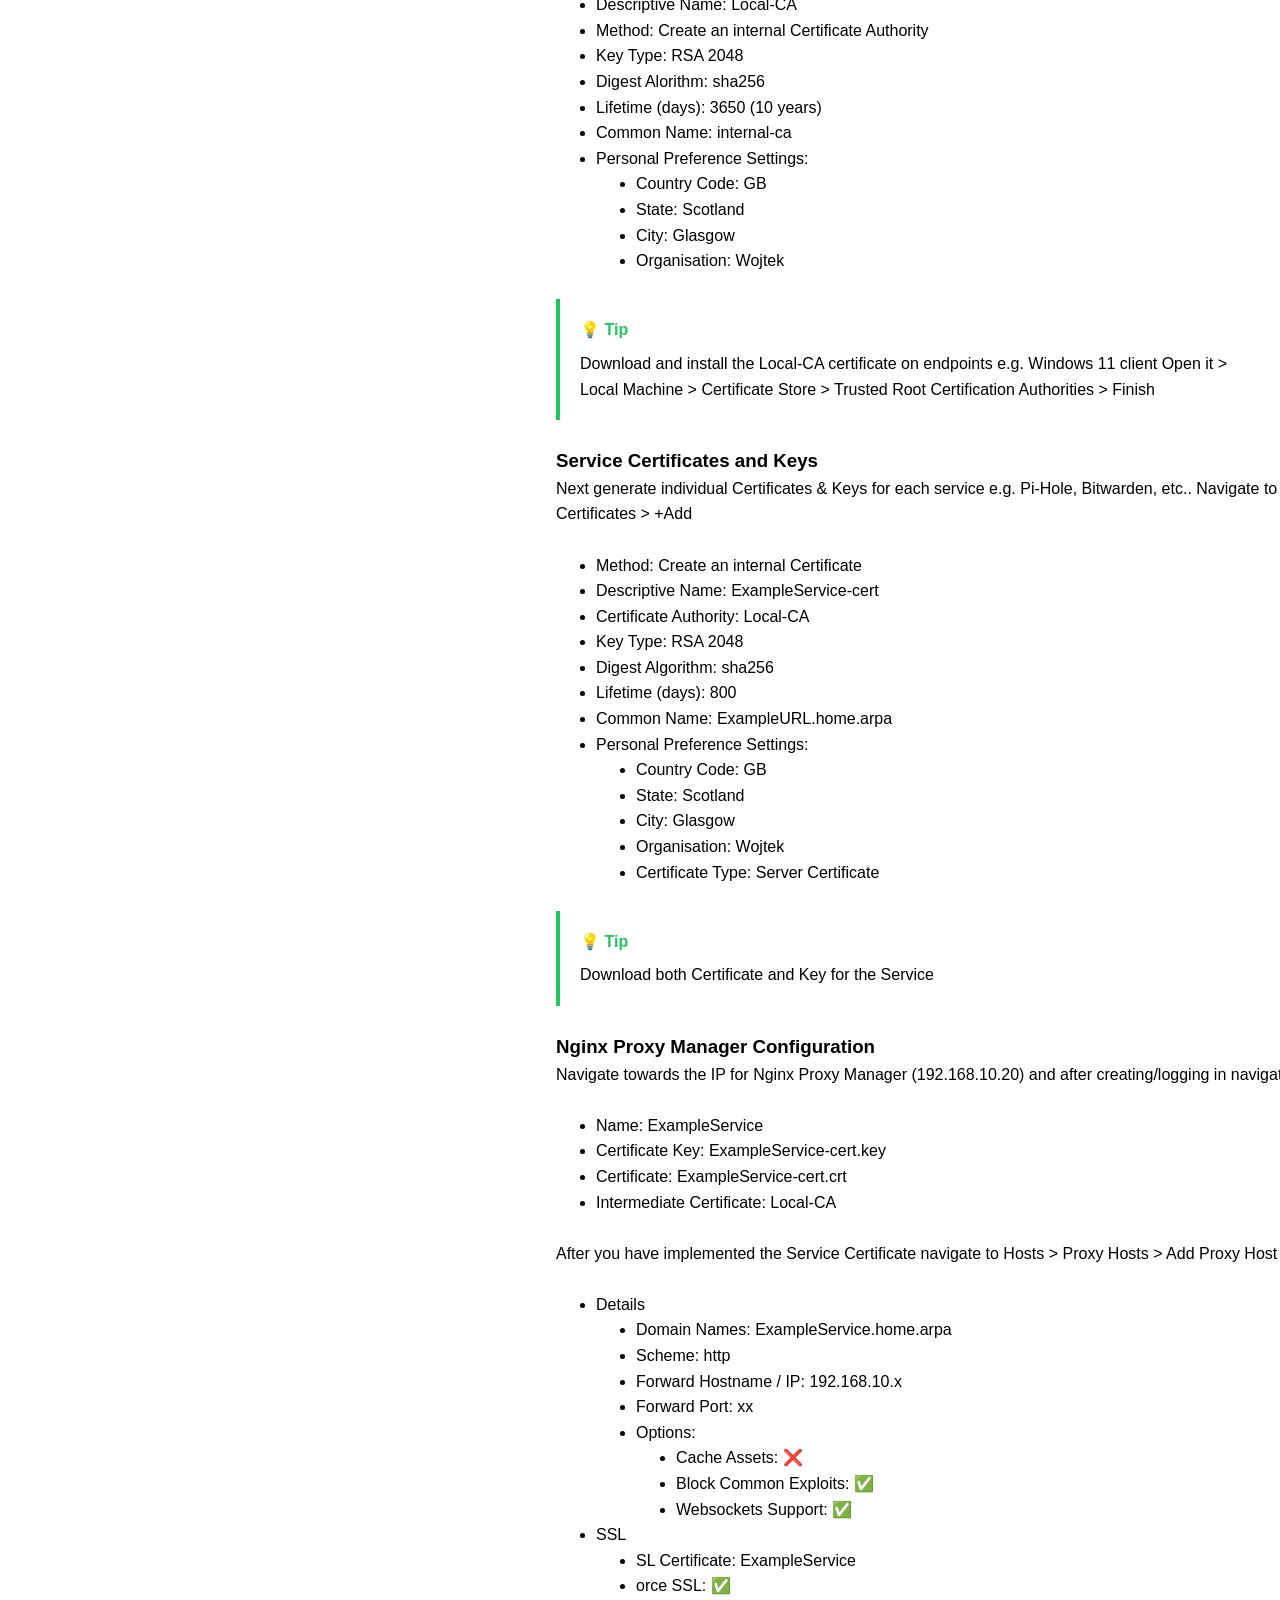
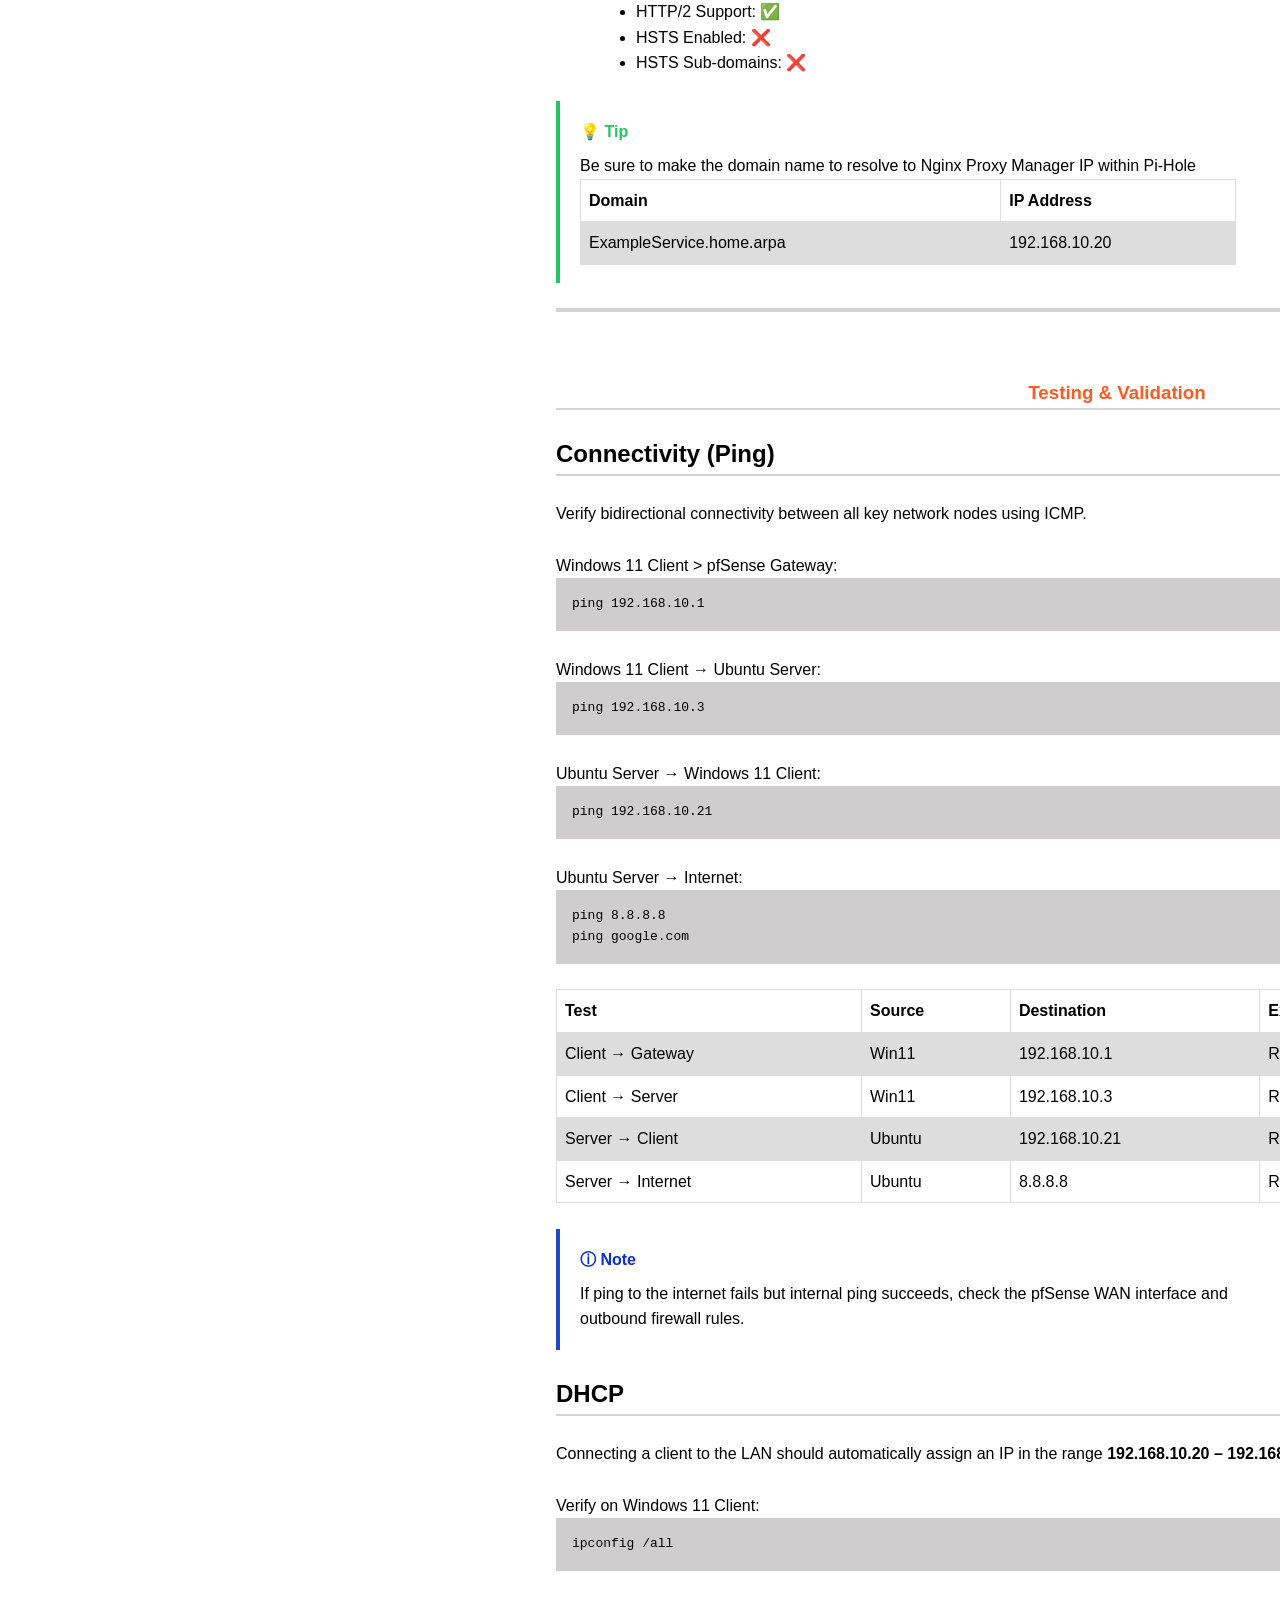
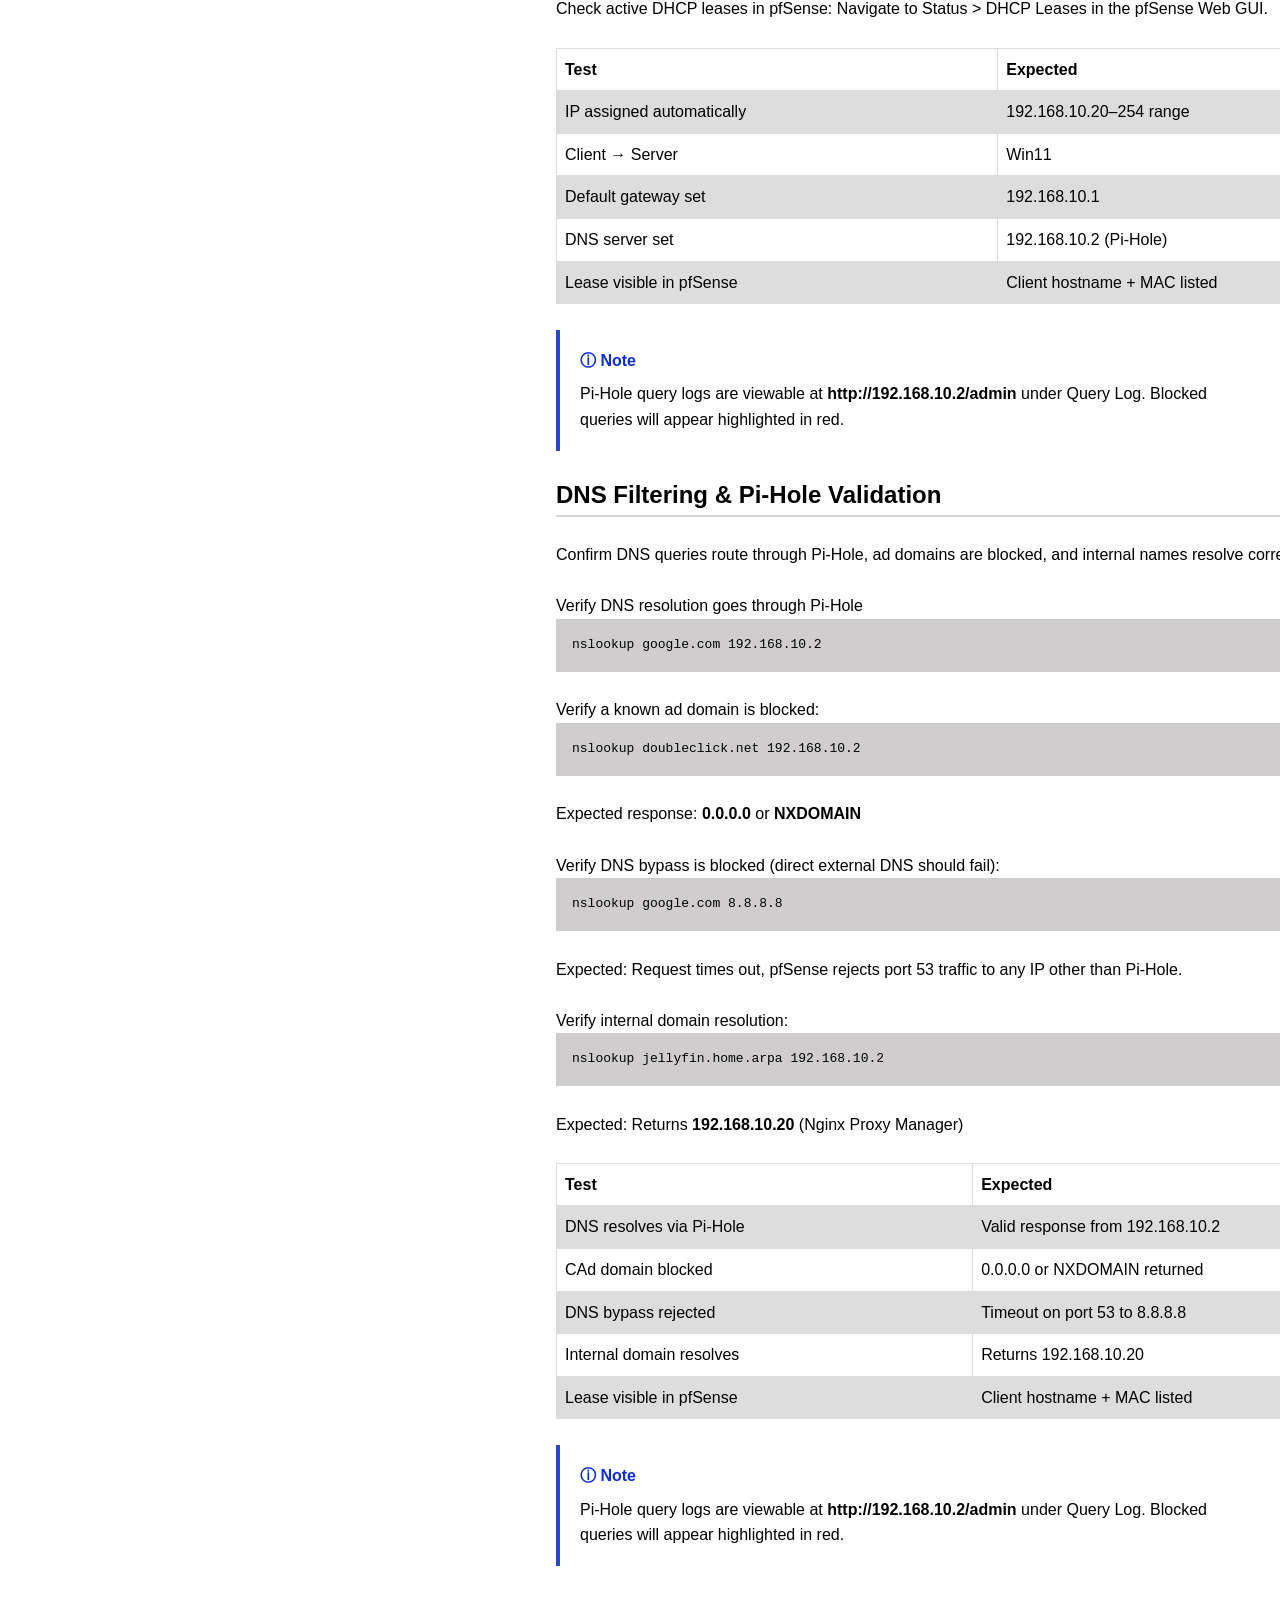
<file: website/Documentation.html>
<!DOCTYPE html>
<html lang="en">
<head>
    <meta charset="UTF-8">
    <meta name="viewport" content="width=device-width, initial-scale=1.0">
    <title>Wojtek Network</title>

    <link rel="icon" type="image/x-icon" href="Resources/favicon.ico">
    <link rel="stylesheet" href="styles.css">

</head>
<body>


<section class="doc-layout">
  <aside class="Section-Area">
    <h3>Sections</h3>
    <a href="#System-Requirements">System Requirements</a>
    <a href="#Network-Design">Network Design</a>
    <a href="#Implementation">Implementation</a>
    <a href="#Testing-Validation">Testing & Validation</a>
    <a href="#Maintenance-Backup">Maintenance & Backup</a>
    <a href="#Troubleshooting">Troubleshooting</a>
    <a href="#Conclusion">Conclusion</a>
    <a href="#Appendices">Appendices</a>
  </aside>

<main class="doc-content">
<section id="System-Requirements">
      <div class="headings"><h1>System Requirements</h1>
        <hr width="100%;" color="#d3d3d3" size="3">
        </div>
<br>
      <h2>Software Used (OS, Hypervisors, Containers, Tools)</h2>
      <hr width="100%;" color="#d3d3d3" size="3">
      <br>
      

    <h3>Operating Systems</h3>
<P>
      <ul>
  <li><a href="https://www.linux.org/" target="_blank">Linux</a></li>
    <ul>
      <li><a href="https://www.pfsense.org/" target="_blank">pfSense</a></li>
      <li><a href="https://ubuntu.com/server" target="_blank">Ubuntu Server</a></li>
    </ul>
  </li>
  <li><a href="https://www.microsoft.com/en-gb/windows" target="_blank">Windows</a>
    <ul>
      <li><a href="https://www.microsoft.com/en-gb/windows/windows-11" target="_blank">Windows 11</a></li>
    </ul>
  </li>
</ul>
<br>

<h3>Hypervisors</h3>
 <ul>
  <li><a href="https://learn.microsoft.com/en-us/windows-server/virtualization/hyper-v/hyper-v-overview" target="_blank">Hyper-V</a></li>
 </ul>
  <br>

<h3>Containers</h3>
  <ul>
  <li><a href="https://docs.portainer.io/" target="_blank">Portainer</a></li>
  <li><a href="https://cockpit-project.org/" target="_blank">Cockpit</a></li>
  <li><a href="https://pi-hole.net/" target="_blank">Pi-Hole</a></li>
  <li><a href="https://jellyfin.org/" target="_blank">Jellyfin</a></li>
  <li><a href="https://dashy.to/" target="_blank">Dashy</a></li>
  <li><a href="https://github.com/dani-garcia/vaultwarden" target="_blank">Bitwarden (Vaultwarden)</a></li>
  <li><a href="https://prometheus.io/" target="_blank">Prometheus</a></li>
  <li><a href="https://prometheus.io/docs/guides/node-exporter/" target="_blank">Node Exporter</a></li>
  <li><a href="https://grafana.com/" target="_blank">Grafana</a></li>
    </ul>
  </li>
</ul>
<br>

<h3>Tools</h3>
<ul>
  <li><a href="https://github.com/" target="_blank">GitHub</a></li>
  <li><a href="https://discord.com/" target="_blank">Discord</a></li>
  <li><a href="https://www.microsoft.com/en-gb/microsoft-teams/group-chat-software" target="_blank">Microsoft Teams</a></li>
  <li><a href="https://www.docker.com/" target="_blank">Docker</a></li>
</ul>
<br>
</P>
      <hr width="100%;" color="#d3d3d3" size="6">
</section>
<hr width="100%;" color="#d3d3d3" size="6">
<section id="Network-Design">
      <div class="headings"><h1>Network Design</h1>
        <hr width="100%;" color="#d3d3d3" size="3">
      </div>
        
    <div class="Subheadings"><h2>Logical Topology Diagram</h2>
    
<br>

<div class="diagram-wrapper">

  <!-- Legend -->
  <div class="legend">
    <h3>Legend</h3>
    <div class="legend-items">
      <div class="legend-item"><div class="legend-dot" style="background:#2d6aa0"></div> Internet / Edge</div>
      <div class="legend-item"><div class="legend-dot" style="background:#6a6a7e"></div> Virtualisation Layer</div>
      <div class="legend-item"><div class="legend-dot" style="background:#c0233a"></div> Firewall / Routing</div>
      <div class="legend-item"><div class="legend-dot" style="background:#1d7a45"></div> LAN Devices</div>
      <div class="legend-item"><div class="legend-dot" style="background:#6b3fa0"></div> Container Network</div>
      <div class="legend-item"><div class="legend-dot" style="background:#b8860b"></div> Application Services</div>
    </div>
  </div>

  <!-- Toolbar -->
  <div class="toolbar">
    <button title="Expand/Collapse">↔</button>
    <button title="Copy">⧉</button>
  </div>

  <!-- Clipped viewport -->
  <div class="canvas-viewport">
    <div class="canvas" id="canvas">

      <div class="node blue node-internet">Internet</div>
      <svg height="30" width="20"><line x1="10" y1="0" x2="10" y2="22" stroke="#555" stroke-width="2"/><polygon points="10,28 6,20 14,20" fill="#555"/></svg>

      <div class="node grey node-vswitch">External vSwitch</div>
      <svg height="30" width="20"><line x1="10" y1="0" x2="10" y2="22" stroke="#555" stroke-width="2"/><polygon points="10,28 6,20 14,20" fill="#555"/></svg>

      <div class="node grey node-hyperv">Hyper-V Host</div>

      <svg height="40" width="340" style="overflow:visible">
        <line x1="170" y1="0"  x2="170" y2="20" stroke="#555" stroke-width="2"/>
        <line x1="170" y1="20" x2="110" y2="20" stroke="#555" stroke-width="2"/>
        <line x1="170" y1="20" x2="230" y2="20" stroke="#555" stroke-width="2"/>
        <line x1="110" y1="20" x2="110" y2="36" stroke="#555" stroke-width="2"/>
        <polygon points="110,40 106,32 114,32" fill="#555"/>
        <line x1="230" y1="20" x2="230" y2="36" stroke="#555" stroke-width="2"/>
        <polygon points="230,40 226,32 234,32" fill="#555"/>
      </svg>

      <div class="pfsense-box">
        <span class="box-label">pfSense VM</span>
        <div class="node red node-wan">WAN - hn0</div>
        <div class="node red node-lan-ip">LAN - 192.168.10.1</div>
      </div>

      <svg height="30" width="20"><line x1="10" y1="0" x2="10" y2="22" stroke="#555" stroke-width="2"/><polygon points="10,28 6,20 14,20" fill="#555"/></svg>

      <div class="node green node-subnet">192.168.10.0/24</div>

      <svg height="40" width="380" style="overflow:visible">
        <line x1="190" y1="0"  x2="190" y2="20" stroke="#555" stroke-width="2"/>
        <line x1="190" y1="20" x2="100" y2="20" stroke="#555" stroke-width="2"/>
        <line x1="190" y1="20" x2="280" y2="20" stroke="#555" stroke-width="2"/>
        <line x1="100" y1="20" x2="100" y2="36" stroke="#555" stroke-width="2"/>
        <polygon points="100,40 96,32 104,32" fill="#555"/>
        <line x1="280" y1="20" x2="280" y2="36" stroke="#555" stroke-width="2"/>
        <polygon points="280,40 276,32 284,32" fill="#555"/>
      </svg>

      <div class="lan-box">
        <span class="box-label">LAN Clients</span>
        <div class="node green node-ubuntu">Ubuntu Server<br>192.168.10.3</div>
        <div class="node green node-win11">Windows 11 Client<br>DHCP</div>
      </div>

      <svg height="30" width="20"><line x1="10" y1="0" x2="10" y2="22" stroke="#555" stroke-width="2"/><polygon points="10,28 6,20 14,20" fill="#555"/></svg>

      <div class="node purple node-docker">Docker ipvlan Network</div>

      <svg height="50" width="1060" style="overflow:visible">
        <line x1="530" y1="0"  x2="530" y2="20" stroke="#555" stroke-width="2"/>
        <line x1="60"  y1="20" x2="1000" y2="20" stroke="#555" stroke-width="2"/>
        <line x1="60"  y1="20" x2="60"  y2="46" stroke="#555" stroke-width="2"/><polygon points="60,50 56,42 64,42"    fill="#555"/>
        <line x1="190" y1="20" x2="190" y2="46" stroke="#555" stroke-width="2"/><polygon points="190,50 186,42 194,42" fill="#555"/>
        <line x1="320" y1="20" x2="320" y2="46" stroke="#555" stroke-width="2"/><polygon points="320,50 316,42 324,42" fill="#555"/>
        <line x1="450" y1="20" x2="450" y2="46" stroke="#555" stroke-width="2"/><polygon points="450,50 446,42 454,42" fill="#555"/>
        <line x1="580" y1="20" x2="580" y2="46" stroke="#555" stroke-width="2"/><polygon points="580,50 576,42 584,42" fill="#555"/>
        <line x1="720" y1="20" x2="720" y2="46" stroke="#555" stroke-width="2"/><polygon points="720,50 716,42 724,42" fill="#555"/>
        <line x1="850" y1="20" x2="850" y2="46" stroke="#555" stroke-width="2"/><polygon points="850,50 846,42 854,42" fill="#555"/>
        <line x1="1000" y1="20" x2="1000" y2="46" stroke="#555" stroke-width="2"/><polygon points="1000,50 996,42 1004,42" fill="#555"/>
      </svg>

      <div class="services-box" style="flex-wrap:nowrap; width:max-content; max-width:none;">
        <span class="box-label">Container Services</span>
        <div class="node gold node-service">192.168.10.2<br>Pi-hole</div>
        <div class="node gold node-service">192.168.10.4<br>Jellyfin</div>
        <div class="node gold node-service">192.168.10.5<br>Dashy</div>
        <div class="node gold node-service">192.168.10.6<br>Vaultwarden</div>
        <div class="node gold node-service">192.168.10.7<br>Grafana</div>
        <div class="node gold node-service">192.168.10.9<br>Prometheus</div>
        <div class="node gold node-service">192.168.10.8<br>Node Exporter</div>
        <div class="node gold node-service">192.168.10.20<br>Nginx Proxy Manager</div>
      </div>

    </div>
  </div>

  <!-- Nav pad -->
  <div class="nav-buttons">
    <div class="nav-btn empty"></div>
    <button class="nav-btn" id="btn-up">▲</button>
    <button class="nav-btn" id="btn-zoomin">+</button>

    <button class="nav-btn" id="btn-left">◀</button>
    <button class="nav-btn" id="btn-reset">↺</button>
    <button class="nav-btn" id="btn-right">▶</button>

    <div class="nav-btn empty"></div>
    <button class="nav-btn" id="btn-down">▼</button>
    <button class="nav-btn" id="btn-zoomout">−</button>
  </div>

</div>

<script>
  const canvas   = document.getElementById('canvas');
  const viewport = document.querySelector('.canvas-viewport');
  const STEP = 60;
  let oy = 0, ox = 0, scale = 1, fitScale = 1;

  window.addEventListener('load', () => {
    const cw = canvas.scrollWidth;
    const vw = viewport.clientWidth;
    if (cw > vw) {
      fitScale = Math.max(0.3, vw / cw);
      scale = fitScale;
      apply();
    }
  });

  function apply() {
    canvas.style.transform       = `translate(${ox}px, ${oy}px) scale(${scale})`;
    canvas.style.transformOrigin = 'top center';
  }

  document.getElementById('btn-up').onclick      = () => { oy += STEP; apply(); };
  document.getElementById('btn-down').onclick    = () => { oy -= STEP; apply(); };
  document.getElementById('btn-left').onclick    = () => { ox += STEP; apply(); };
  document.getElementById('btn-right').onclick   = () => { ox -= STEP; apply(); };
  document.getElementById('btn-reset').onclick   = () => { oy = 0; ox = 0; scale = fitScale; apply(); };
  document.getElementById('btn-zoomin').onclick  = () => { scale = Math.min(2,   scale + 0.15); apply(); };
  document.getElementById('btn-zoomout').onclick = () => { scale = Math.max(0.4, scale - 0.15); apply(); };

  document.addEventListener('keydown', e => {
    if (e.key === 'ArrowUp')    { oy += STEP; apply(); }
    if (e.key === 'ArrowDown')  { oy -= STEP; apply(); }
    if (e.key === 'ArrowLeft')  { ox += STEP; apply(); }
    if (e.key === 'ArrowRight') { ox -= STEP; apply(); }
    if (e.key === '+') { scale = Math.min(2,   scale + 0.1); apply(); }
    if (e.key === '-') { scale = Math.max(0.4, scale - 0.1); apply(); }
  });
</script>
<br>

<div class="Subheadings"><h2>Network Decisions</h2>
  <hr width="100%;" color="#d3d3d3" size="3">
  <br>
  <p>The network was designed around security, managability, and isolation by implementing it in a fully virtualised environment within Hyper-V. A single dedicated virtual machine running pfSense acts as the central router and firewall, seperating the Wide Area Network from the internal Local Area Network and creating a default deny-all firewall policy. This ensures that all traffic is funneled through one point on the network allowing easier monitoring and management, along with the network segmentation being logically seperated by infrastructure, client devices, and services being containerised, which improve management, security, and troubleshooting.</p>
<br>
<p>Web services were deployed using Docker on an Ubuntu Server virtual machine to simplify deployment and updates. Core services were assigned static IP addresses to ensure predictble routing, DNS resolution, and firewall management, while Dynamic Host Control Protocol remained for client devices on the network. Pi-Hole provides a central DNS filtering and internal domain resolution, and Nginx Proxy Manager enables HTTPS for secure access through locally issued certificates.</p>
        </div>
      <br>
    
<div class="Subheadings"><h2>IP Addressing Scheme</h2>
  <hr width="100%;" color="#d3d3d3" size="3">
  <br>
  <table>  <tr>
    <th>Service</th>
    <th>IP</th>
    <th>Usage</th>
  </tr>
  <tr>
    <td>pfSense</td>
    <td>192.168.10.1</td>
    <td>Default Gateway & Router</td>
  </tr>
  <tr>
    <td>Pi-hole</td>
    <td>192.168.10.2</td>
    <td>Primary DNS & Ad-blocking/Filtering</td>
  </tr>
  <tr>
    <td>Ubuntu Server</td>
    <td>192.168.10.3</td>
    <td>Docker Host & NAS (Cockpit)</td>
  </tr>
  <tr>
    <td>Jellyfin</td>
    <td>192.168.10.4</td>
    <td>Media Streaming</td>
  </tr>
  <tr>
    <td>Dashy</td>
    <td>192.168.10.5</td>
    <td>Network Dashboard via Browser</td>
  </tr>
  <tr>
    <td>Bitwarden</td>
    <td>192.168.10.6</td>
    <td>Secure Password Manager</td>
  </tr>
  <tr>
    <td>Grafana</td>
    <td>192.168.10.7</td>
    <td>Dashboard/Visualization</td>
  </tr>
  <tr>
    <td>Node Exporter</td>
    <td>192.168.10.8</td>
    <td>System metrics</td>
  </tr>
  <tr>
    <td>Prometheus</td>
    <td>192.168.10.9</td>
    <td>Reverse Proxy w/Signed Certs for HTTPS Traffic (Local)</td>
  </tr>
  <tr>
    <td>Nginx Proxy Manager</td>
    <td>192.168.10.20</td>
    <td>Reverse Proxy w/ Signed Certs for HTTPS Traffic (Local)</td>
  </tr>
  <tr>
    <td>DHCP Pool</td>
    <td>192.168.10.20 - 192.168.10.254</td>
    <td>Dynamic IP allocation for clients</td>
  </tr>

  
</table>
<br>
<div class="Subheadings"><h2>Routing</h2>
  <hr width="100%;" color="#d3d3d3" size="3">
  <br>
  <p>When you access a service like <b>jellyfin.home.arpa</b>, your request follows this secure path:
</p>

<!-- Request Routing Diagram -->
<div class="diagram-wrapper" style="margin: 20px 0;">
  <div class="legend">
    <h3>Legend</h3>
    <div class="legend-items">
      <div class="legend-item"><div class="legend-dot" style="background:#2d6aa0"></div> Client</div>
      <div class="legend-item"><div class="legend-dot" style="background:#b8860b"></div> DNS / Filter</div>
      <div class="legend-item"><div class="legend-dot" style="background:#6b3fa0"></div> Proxy</div>
      <div class="legend-item"><div class="legend-dot" style="background:#c0233a"></div> Router</div>
      <div class="legend-item"><div class="legend-dot" style="background:#1d7a45"></div> Services</div>
    </div>
  </div>
  <div class="toolbar">
    <button title="Expand/Collapse">↔</button>
    <button title="Copy">⧉</button>
  </div>
  <div style="overflow:hidden; position:relative; height:600px;">
    <div id="rt-canvas" style="padding:30px 20px 60px; display:flex; flex-direction:column; align-items:center; gap:0; transform-origin:top center;">

      <!-- User Device (circle) -->
      <div style="width:90px; height:90px; border-radius:50%; background:#2d6aa0; border:1px solid #3a85c8; display:flex; align-items:center; justify-content:center; color:#fff; font-weight:500; font-size:13px; text-align:center;">User<br>Device</div>

      <!-- DNS Query label + arrow -->
      <div style="display:flex; flex-direction:column; align-items:center; gap:0;">
        <svg height="14" width="80"><text x="40" y="11" text-anchor="middle" fill="#aaa" font-size="11" font-family="Arial">DNS Query</text></svg>
        <svg height="24" width="20"><line x1="10" y1="0" x2="10" y2="16" stroke="#555" stroke-width="2"/><polygon points="10,22 6,14 14,14" fill="#555"/></svg>
      </div>

      <!-- Pi-hole -->
      <div class="node gold" style="width:200px; text-align:center;">Pi-hole: Filter Ads</div>

      <!-- Valid label + arrow -->
      <div style="display:flex; flex-direction:column; align-items:center; gap:0;">
        <svg height="14" width="80"><text x="40" y="11" text-anchor="middle" fill="#aaa" font-size="11" font-family="Arial">Valid</text></svg>
        <svg height="24" width="20"><line x1="10" y1="0" x2="10" y2="16" stroke="#555" stroke-width="2"/><polygon points="10,22 6,14 14,14" fill="#555"/></svg>
      </div>

      <!-- Nginx Proxy Manager -->
      <div class="node purple" style="width:220px; text-align:center;">Nginx Proxy Manager</div>

      <!-- SSL Encryption label + arrow -->
      <div style="display:flex; flex-direction:column; align-items:center; gap:0;">
        <svg height="14" width="120"><text x="60" y="11" text-anchor="middle" fill="#aaa" font-size="11" font-family="Arial">SSL Encryption</text></svg>
        <svg height="24" width="20"><line x1="10" y1="0" x2="10" y2="16" stroke="#555" stroke-width="2"/><polygon points="10,22 6,14 14,14" fill="#555"/></svg>
      </div>

      <!-- Internal Service (diamond) -->
      <div style="width:90px; height:90px; background:#c0233a; border:1px solid #e0304d; transform:rotate(45deg); display:flex; align-items:center; justify-content:center; margin:6px 0;">
        <span style="transform:rotate(-45deg); color:#fff; font-size:12px; font-weight:500; text-align:center; line-height:1.4;">Internal<br>Service</span>
      </div>

      <!-- Fan out to 3 services -->
      <svg height="60" width="500" style="overflow:visible; margin-top:10px;">
        <line x1="250" y1="0"  x2="250" y2="20" stroke="#555" stroke-width="2"/>
        <line x1="80"  y1="20" x2="420" y2="20" stroke="#555" stroke-width="2"/>
        <line x1="80"  y1="20" x2="80"  y2="56" stroke="#555" stroke-width="2"/><polygon points="80,60 76,52 84,52"   fill="#555"/>
        <line x1="250" y1="20" x2="250" y2="56" stroke="#555" stroke-width="2"/><polygon points="250,60 246,52 254,52" fill="#555"/>
        <line x1="420" y1="20" x2="420" y2="56" stroke="#555" stroke-width="2"/><polygon points="420,60 416,52 424,52" fill="#555"/>
      </svg>

      <!-- Three service nodes -->
      <div style="display:flex; gap:20px; justify-content:center;">
        <div class="node green" style="width:140px; text-align:center;">Jellyfin Media</div>
        <div class="node green" style="width:140px; text-align:center;">Bitwarden Vault</div>
        <div class="node green" style="width:140px; text-align:center;">Samba Storage</div>
      </div>

    </div>
  </div>
  <!-- Nav pad -->
  <div class="nav-buttons">
    <div class="nav-btn empty"></div>
    <button class="nav-btn" id="rt-up">▲</button>
    <button class="nav-btn" id="rt-zoomin">+</button>
    <button class="nav-btn" id="rt-left">◀</button>
    <button class="nav-btn" id="rt-reset">↺</button>
    <button class="nav-btn" id="rt-right">▶</button>
    <div class="nav-btn empty"></div>
    <button class="nav-btn" id="rt-down">▼</button>
    <button class="nav-btn" id="rt-zoomout">−</button>
  </div>
</div>

<script>
  (function() {
    const rc = document.getElementById('rt-canvas');
    const STEP = 60;
    let oy = 0, ox = 0, sc = 1.2;
    function applyRt() {
      rc.style.transform = `translate(${ox}px, ${oy}px) scale(${sc})`;
      rc.style.transformOrigin = 'top center';
    }
    document.getElementById('rt-up').onclick      = () => { oy += STEP; applyRt(); };
    document.getElementById('rt-down').onclick    = () => { oy -= STEP; applyRt(); };
    document.getElementById('rt-left').onclick    = () => { ox += STEP; applyRt(); };
    document.getElementById('rt-right').onclick   = () => { ox -= STEP; applyRt(); };
    document.getElementById('rt-reset').onclick   = () => { oy = 0; ox = 0; sc = 1.2; applyRt(); };
    document.getElementById('rt-zoomin').onclick  = () => { sc = Math.min(2, sc + 0.15); applyRt(); };
    document.getElementById('rt-zoomout').onclick = () => { sc = Math.max(0.3, sc - 0.15); applyRt(); };
  })();
</script>


<div class="Subheadings"><h2>Firewall</h2>
  <hr width="100%;" color="#d3d3d3" size="3">
  <br>
  <p>Basic pfSense Firewall configuration, essentially block all and allow what is needed</p>
<br>

<table><tr>
  <th>Protocol</th>
  <th>Source</th>
  <th>Port</th>
  <th>Destination</th>
  <th>Port</th>
  <th>Gateway</th>
  <th>Description</th>
  </tr>
  <tr>
    <td>*</td>
    <td>*</td>
    <td>*</td>
    <td>LAN Address</td>
    <td>8443</td>
    <td>*</td>
    <td>Anti-Lockout Rule (pfSense Default)</td>
  </tr>
  <tr>
    <td>IPv4 TCP/UDP</td>
    <td>LAN Subnets</td>
    <td>*</td>
    <td>192.168.10.2</td>
    <td>53</td>
    <td>*</td>
    <td>Allow DNS - Pi-Hole</td>
  </tr>
  <tr>
    <td>IPv4 TCP/UDP</td>
    <td>LAN Subnets</td>
    <td>*</td>
    <td>*</td>
    <td>53</td>
    <td>*</td>
    <td>Reject to Prevent DNS Bypass</td>
  </tr>
  <tr>
    <td>IPv4 TCP</td>
    <td>LAN Subnets</td>
    <td>*</td>
    <td>*</td>
    <td>80, 433</td>
    <td>*</td>
    <td>Allow Common Internet Ports (HTTP(S)</td>
  </tr>
  <tr>
    <td>IPv4 UDP</td>
    <td>LAN Subnets</td>
    <td>*</td>
    <td>*</td>
    <td>123</td>
    <td>*</td>
    <td>NTP Time Sync (SSL/HTTPS))</td>
  </tr>
  <tr>
    <td>IPv4 ICMP</td>
    <td>LAN Subnets</td>
    <td>*</td>
    <td>*</td>
    <td>*</td>
    <td>*</td>
    <td>Enable Ping usage on the network</td>
  </tr>
  <tr>
    <td>IPv4 TCP/UDP</td>
    <td>192.168.10.2</td>
    <td>*</td>
    <td></td>
    <td>53</td>
    <td>*</td>
    <td>Allow Pi-Hole Outbound DNS</td>
  </tr>

  <tr>
    <td>IPv4*</td>
    <td>LAN Subnets</td>
    <td>*</td>
    <td>*</td>
    <td>*</td>
    <td>*</td>
    <td>Block all traffic not defined</td>
  </tr>
</table>
<br>
<div class="Subheadings"><h2>Security Design</h2></div>
<hr width="100%;" color="#d3d3d3" size="3">
<br>
<p>Our security design goes off the basis of "Block everything, allow what is needed" essentially we block all traffic that isn't required for operations. For example, we only allow the Pi-Hole to get DNS requests from LAN sources and the Pi-Hole to fetch outbound DNS sources only. We have locked all other port connections aside from 80, 443, 123, and 53 as these are the only vital connections we currently need for external/internal connections.</p>
<br>
      <hr width="100%;" color="#d3d3d3" size="6">
</section>
 

<section id="Implementation">
      <div class="headings"><h1>Network Implementation</h1>
        </div>
        <hr width="100%;" color="#d3d3d3" size="3">
        <br>
       <div class="Subheadings"><h2>Host Hyper-V Settings</h2>
        <hr width="100%;" color="#d3d3d3" size="3">
        <br>
      </div>
      <h3>Virtual Switches</h3>
       <ul>
  <li><b>Wide Area Network (WAN)</b></li>
    <ul>
      <li><b>Name:</b> WAN</li>
      <li><b>Connection Type:</b> External (Select Host NIC)</li>
    </ul>
  </li>
  <li><b>Local Area Network (LAN)</b>
    <ul>
      <li><b>Name:</b> LAN</li>
      <li><b>Connection Type:</b> Internal</li>
    </ul>
  </li>
</ul>
<br>
  <h2>pfSense Setup</h2>
  <hr width="100%;" color="#d3d3d3" size="3">
  <br>
  <h3>Hyper-V Settings</h3>
<ul>
  <li><b>Generation:</b> Generation 2</li>
  <li><b>Memory</b> 2048MB (Static)</li>
  <li><b>NIC:</b> WAN (Public) + LAN (Internal)</li>
  <li><b>Storage:</b> 6GB (Static)</li>
  <li><b>ISO:</b> pfSense-CE-2.7.2-RELEASE-amd64.iso</li>
  <li><b>Processor:</b> 1</li>
  <li><b>Security:</b> Secure Boot (Off) </li>
  </li>
</ul>
      <br>
  VLAN Setup: No WAN: hn0 LAN: hn1 Assign Interfaces: Custom IPv4 subnet, 192.168.10.1 (DHCP range 192.168.10.20 - 192.168.10.254)<br></p>
<br>

  <h2>Ubuntu Server Setup</h2>
  <hr width="100%;" color="#d3d3d3" size="3">
  <br>

  
    <h3>Hyper-V Settings:</h3>
    <br>
    <ul>
  <li><b>Generation:</b> Generation 2</li>
  <li><b>Memory</b> 4096MB (Static)</li>
  <li><b>NIC:</b> LAN (Internal)</li>
  <li><b>Storage:</b> 42GB+ (Static) + 5-20GB (Static) NAS Drive</li>
  <li><b>ISO:</b> ubuntu-2.04.3-live-server-amd.iso</li>
  <li><b>Processor:</b> 6</li>
  <li><b>Security:</b> Secure Boot (Off) </li>
  </li>
</ul>
  <br>
  Post Install:
  <br>

  <div class="code-box">
  <code>sudo apt update && apt upgrade -y</code>
  </div>

  <p>Optional (GUI):</p>

  <div class="code-box">
  <code>sudo apt install xubuntu-desktop -y</code>
  </div>
<br>
  <h2>NAS Setup</h2>
  <hr width="100%;" color="#d3d3d3" size="3">
  <br>

  <P>Install cockpit:</P>

  <div class="code-box">
  <code>sudo apt install cockpit -y</code>
  </div>

  <p>After install navigate to 192.168.10.3:9090 and mount NAS drive to /srv/storage location in ext4
  <br>
  Run:</p>

  <div class="code-box">
    <code>sudo apt install samba<br>
    sudo adduser nasuser<br>
    sudo smbpasswd -a nasuser<br>
    sudo smbpasswd -e nasuser<br>
   sudo chown -R nasuser:nasuser /srv/storage<br>
    sudo chmod -R 775 /srv/storag<br></code>
  </div>

  <p>Update /etc/samba/smb.conf file with additional lines <a href="https://github.com/Jordynns/Wojtek-Network/blob/main/config/samba/smb.conf" target="blank"><strong>smb.conf</strong></a>
    <br>
    Login with:
  </p>

  <div class="code-box">
  <code>nasuser:*****</code>
  </div>
<br>
  <h2>Docker / Portainer Setup</h2>
  <hr width="100%;" color="#d3d3d3" size="3">
  <br>
  <p>Run the docker.sh install script:</p>
  
 <div class="code-box">
  <code>sudo curl -fsSL -o docker.sh https://raw.githubusercontent.com/Jordynns/Wojtek-Network/refs/heads/main/scripts/docker.sh | bash<br>
sudo chmod +x docker.sh<br>
./docker.sh</code>
  </div>

  <br>

  <div class="tip-box">
    <div class="tip-title">
        💡 Tip
    </div>

    <p>
        Navigate to 
        <a href="https://192.168.10.3:9000/">https://192.168.10.3:9000/</a> 
        to access the Web-GUI
    </p>
</div>

<br>
<h2>Containers</h2>
<hr width="100%;" color="#d3d3d3" size="3">
<br>

<p>To Setup all containers, use the following docker-compose.yml and create a stack within Portainer:</p>

<div class="code-box">
  <code>version: "3.9"
version: "3.9"<br>
<br>
services:<br>
  pihole:<br>
    image: pihole/pihole:latest<br>
    container_name: pihole<br>
    restart: unless-stopped<br>
    networks:<br>
      ip_vlan:<br>
        ipv4_address: 192.168.10.2<br>
    environment:<br>
      TZ: "Etc/UTC"<br>
      WEBPASSWORD: "Pa$$w0rd"<br>
      FTLCONF_LOCAL_IPV4: "192.168.10.2"<br>
      DNSMASQ_LISTENING: "all"<br>
      QUERY_LOGGING: "true"<br>
    volumes:<br>
      - /docker/pihole/etc-pihole:/etc/pihole<br>
      - /docker/pihole/etc-dnsmasq.d:/etc/dnsmasq.d<br>
<br>
  jellyfin:<br>
    image: jellyfin/jellyfin<br>
    container_name: jellyfin<br>
    restart: unless-stopped<br>
    user: "1000:1000"<br>
    networks:<br>
      ip_vlan:<br>
        ipv4_address: 192.168.10.4<br>
    environment:<br>
      JELLYFIN_HTTP_PORT: "80"<br>
    volumes:<br>
      - /srv/storage/jellyfin/cache:/cache<br>
      - /srv/storage/jellyfin/config:/config<br>
      - /srv/storage/jellyfin/media:/media:ro<br>
<br>
  dashy:<br>
    image: lissy93/dashy<br>
    container_name: dashy<br>
    restart: unless-stopped<br>
    networks:<br>
      ip_vlan:<br>
        ipv4_address: 192.168.10.5<br>
    environment:<br>
      NODE_ENV: production<br>
      UID: "1000"<br>
      GID: "1000"<br>
      PORT: "80"<br>
    volumes:<br>
      - /home/dashy/conf.yml:/app/user-data/conf.yml<br>
      <br>
  bitwarden:<br>
   image: vaultwarden/server:latest<br>
   container_name: bitwarden<br>
   restart: unless-stopped<br>
   networks:<br>
     ip_vlan:<br>
       ipv4_address: 192.168.10.6<br>
   volumes:<br>
     - /home/bitwarden/bw-data:/data<br>
   environment:<br>
    DOMAIN: "https://bitwarden.home.arpa"<br>
    WEBSOCKET_ENABLED: "true"<br>
    SIGNUPS_ALLOWED: "true"<br>
    ADMIN_TOKEN: "Pa$$w0rd"<br>
<br>
  nginx-proxy-manager:<br>
    image: jc21/nginx-proxy-manager:latest<br>
    container_name: nginx-proxy-manager<br>
    restart: unless-stopped<br>
    networks:<br>
      ip_vlan:<br>
        ipv4_address: 192.168.10.20<br>
    ports:<br>
    - "80:80"<br>
    - "443:443"<br>
    - "81:81"<br>
    volumes:<br>
    - /home/nginx/data:/data<br>
    - /home/nginx/letsencrypt:/etc/letsencrypt<br>
<br>
  grafana:<br>
    image: grafana/grafana:latest<br>
    container_name: grafana<br>
    restart: unless-stopped<br>
    networks:<br>
      ip_vlan:<br>
        ipv4_address: 192.168.10.7<br>
    environment:<br>
      - GF_SERVER_HTTP_PORT=3000<br>
    volumes:<br>
      - /home/grafana/data:/var/lib/grafana<br>
<br>
  node-exporter:<br>
    image: prom/node-exporter:latest<br>
    container_name: node-exporter<br>
    restart: unless-stopped<br>
    networks:<br>
      ip_vlan:<br>
        ipv4_address: 192.168.10.8<br>
    command:<br>
      - '--path.rootfs=/host'<br>
    volumes:<br>
      - '/:/host:ro,rslave'<br>
<br>
<br>
networks:<br>
  ip_vlan:<br>
    external: true<br>
    
  </p>
</code>
</div>
<br>
<h2>Ubuntu Server Security</h2>
<hr width="100%;" color="#d3d3d3" size="3">
<br>

<h3>Google Authenticator Installation (Terminal)</h3>
<p>
<br>
<ul>
  <li>Log in as sud user</li>
  <li><b>Update the System: </b>sudo apt update</li>
  <li><b>Install google authenticator:</b> sudo apt install google-authenticator</li>
  <li><b>Check if the modul has bee installed correctly:</b> ls /lib/x86_64-linux-gnu/security | ge gogle #it should show: pam_google_authenticator.so</li>
  </ul> 
  <br>
<h3>Google Authenticator Configuration for Sudo Users:</h3>

Each user who will use the Server as sudo must generate his own secret. Download Google Authanticator from AppStore / Google Play Store<br>

    <ul>
      <li>Login as a specific user in a Terminal e.g.: marek: su - marek</li>
    <li>google_authenticator</li>
    <ul>
       <li> Time-based tokens: YES</li>
        <li>Open Google Authenticator App on your phone and scan QR code generated in terminal<br>
        <li>Update .google_authenticator file?: YES</li>
        <li>Disallow Multiple User?: YES</li>
        <li>A new token generated evety 30 seconds?: YES</li>
        <li>Enable rate limiting?: YES</li>
        <li>Check the .google_authenticator file, set the owner to the user, and grant the owner read/write permissions:</li>
        </ul>
    </ul>
</p>

<br>

<div class="code-box">
  <code>ls -l ~/.google_authenticator<br>
chmod 600 ~/.google_authenticator<br>
chown marek:marek ~/.google_authenticator<br></code>
  </div>

  <br>
  <ul>
    <li>PAM (Pluggable Authentication Modules) Configuration for sudo users:<br>
  <ul>
    <li>edit sudo file: nano /etc/pam.d/sudo</li>
    <li>add: auth required /lib/x86_64-linux-gnu/security/pam_google_authenticator.so below/above @include common-auth depends on whether you want the system to ask for a token before or after entering the password</li>
    <li>Save file and exit.</li>
    <li>Log out from terminal and log in again. Try to use sudo privileges and check if MFA work correctly e.g.: sudo ls or sudo apt update</li>
</ul>
</ul>
  </p>
  <br>

 
<h2>Prometheus</h2>
<hr width="100%;" color="#d3d3d3" size="3">
<br>
<p>Create a directory on server for saving metric history: sudo mkdir -p /home/prometheus/data and grant permissions sudo chown -R 65534:65534 /home/prometheus - create config file: nano /home/prometheus/prometheus.yml - paste below configuration: global: scrape_interval: 15s</p>
<br>
<h3>Scrape_Configs:</h3>
<ul>
  <li><b>job_name:</b> "prometheus" static_configs:</li>
  <ul>
  <li><b>targets:</b> ["localhost:9090"]</li>
  </ul>
  <li><b>job_name:</b> "node" static_configs:</li>
  <ul>
  <li><b>targets:</b> ["192.168.10.8:9100"]</li>
  </ul>
</ul>
<br>
Save file CTRL + S, CTRL + X<br>
<br>
<h3>Adding a Container with Prometheus in Portainer:</h3>
<ul>
  <li>Open Portainer --> Go to Containers --> Add Container</li>
  <li>Name: prometheus, Image: prom/prometheus:latest,</li>
  <li>Map additional port, Host: 9190, Container: 9090</li>
  <li>Scroll down --> Advanced container settings: - Volumes: map additional volume --> continer /etc/prometheus/prometheus.yml select Bind, host: /home/prometheus/prometheus.yml select read-only - Map additional volume --> Container: /prometheus select Bind, Host: /home/prometheus/data, select writable - Go to Network tab --> Network: ip_vlan, IPv4 Address: 192.168.10.9 --> Deploy the container</li>
  <li><b>docker restart prometheus</b></li>
  <li><b>docker start prometheus</b></li>
  <li>Open Prometheus from Portainer or http://192.168.10.9:9090 go to Status --> Target Health: both services Prometheus $ Node Exporter should be UP</li>
</ul>
<br>

<h2>Grafana</h2>
<hr width="100%;" color="#d3d3d3" size="3">
<ul>
  <li>Create a directory to store dashboards and datasources on the Server: sudo mkdir -p /home/grafana/data</li>
  <li>grant permissions: sudo chown -R 472:472 /home/grafana</li>
  <li>open Grafana in Portainer or http://192.168.10.7:3000 --> user:admin password: admin --> change a password</li>
  <li>Add Prometheus as a Data source: Connection --> Add Sources --> Add data source --> select Prometheus</li>
  <li>URL: http://192.168.10.9:9090, Save % Test</li>
</ul>
<br>

<h2>Node Explorer</h2>
<hr width="100%;" color="#d3d3d3" size="3">
<br>
<ul>
  <li>Grafana --> Dashboards --> New --> Import</li>
  <li>Dashboard ID: 1860, click Load</li>
</ul>
<br>

<h2>Mistral local AI chatbot</h2>
<hr width="100%;" color="#d3d3d3" size="3">
<br>
<ul>
  <li>Install Ollama in the terminal: ```curl -fsSL <a href="https://ollama.com/install.sh">https://ollama.com/install.sh | sh</a></li>
  <li>Restart terminal</li>
  <li>Install Mistral model: ollama pull mistral - 4.1GB basic versrion or ollama pull mixtral - 40GB more advanced version</li>
  <li>Open chat: ollama run mistral or ollama run mixtral</li>
</ul> 

<br>  
<h2>Reverse Proxy</h2>
<hr width="100%;" color="#d3d3d3" size="3">
<br>
<h3>Creation of Certificate Authority</h3>
<p>Firstly you will need to create and generate a Local Certificate Authority, navigate to pfSense Web-GUI > System > Certificates > Authorities > +Add<br>
<br>
<ul>
  <li>Descriptive Name: Local-CA</li>
  <li>Method: Create an internal Certificate Authority</li>
  <li>Key Type: RSA 2048</li>
  <li>Digest Alorithm: sha256</li>
  <li>Lifetime (days): 3650 (10 years)</li>
  <li>Common Name: internal-ca</li>
  <li>Personal Preference Settings:</li>
  <ul>
    <li>Country Code: GB</li>
    <li>State: Scotland</li>
    <li>City: Glasgow</li>
    <li>Organisation: Wojtek</li>
  </ul>
</ul>

<br>
<div class="tip-box">
    <div class="tip-title">
        💡 Tip
    </div>


    <p>
        Download and install the Local-CA certificate on endpoints e.g. Windows 11 client Open it > Local Machine > Certificate Store > Trusted Root Certification Authorities > Finish
    </p>
</div>
<br>
<h3>Service Certificates and Keys</h2>
<p>Next generate individual Certificates & Keys for each service e.g. Pi-Hole, Bitwarden, etc.. Navigate to pfSense Web-GUI > System > Certificates > Certificates > +Add<br>
<br>
<ul>
  <li>Method: Create an internal Certificate</li>
  <li> Descriptive Name: ExampleService-cert</li>
  <li>Certificate Authority: Local-CA</li>
  <li>Key Type: RSA 2048</li>
  <li>Digest Algorithm: sha256</li>
  <li>Lifetime (days): 800</li>
  <li>Common Name: ExampleURL.home.arpa</li>
  <li>Personal Preference Settings:</li>
    <ul>
        <li>Country Code: GB</li>
        <li>State: Scotland</li>
        <li>City: Glasgow</li>
        <li>Organisation: Wojtek</li>
      <li>Certificate Type: Server Certificate</li>
    </ul>
</ul>
<br>
<div class="tip-box">
    <div class="tip-title">
        💡 Tip
    </div>

    <p>
        Download both Certificate and Key for the Service
</div>


<br>
<h3>Nginx Proxy Manager Configuration</h3>

<p>Navigate towards the IP for Nginx Proxy Manager (192.168.10.20) and after creating/logging in navigate to Certificates > Add Certificate > Custom Certificate<br>
<br>
<ul>
    <li>Name: ExampleService</li>
    <li>Certificate Key: ExampleService-cert.key</li>
    <li>Certificate: ExampleService-cert.crt</li>
    <li>Intermediate Certificate: Local-CA</li>
</ul>
<br>
After you have implemented the Service Certificate navigate to Hosts > Proxy Hosts > Add Proxy Host</p>
<br>
<ul>
    <li>Details</li>
    <ul>
       <li> Domain Names: ExampleService.home.arpa</li>
        <li>Scheme: http</li>
        <li>Forward Hostname / IP: 192.168.10.x</li>
        <li>Forward Port: xx</li>
        <li>Options:</li>
        <ul>
            <li>Cache Assets: ❌</li>
            <li>Block Common Exploits: ✅</li>
            <li>Websockets Support: ✅</li>
        </ul>
    </ul>
    <li>SSL</li>
    <ul>
        <li>SL Certificate: ExampleService</li>
        <li>orce SSL: ✅</li>
        <li>HTTP/2 Support: ✅</li>
        <li> HSTS Enabled: ❌</li>
        <li>HSTS Sub-domains: ❌</li>
    </ul>
</ul>

<br>

<div class="tip-box">
    <div class="tip-title">
        💡 Tip
    </div>

    <p>
        Be sure to make the domain name to resolve to Nginx Proxy Manager IP within Pi-Hole</p>

        <table> <tr>
          <th>Domain</th>
          <th>IP Address</th>
          </tr>
          <tr>
            <td>ExampleService.home.arpa</td>
            <td>192.168.10.20</td>
        </table>
</div>
<br>
<hr width="100%;" color="#d3d3d3" size="6">
<br>
</section>
    

<section id="Testing-Validation">
      <div class="headings"><h1>Testing & Validation</h1>
        <hr width="100%;" color="#d3d3d3" size="3">
        <br>
        </div>

        <h2>Connectivity (Ping)</h2>
        <hr width="100%;" color="#d3d3d3" size="3">
        <br>
      <p>Verify bidirectional connectivity between all key network nodes using ICMP.<br>
<br>
<p>Windows 11 Client > pfSense Gateway:<br></p>

<div class="code-box">
  <code>ping 192.168.10.1</code>
  </div>
<br>

  <p>Windows 11 Client → Ubuntu Server:</p>
  <div class="code-box">
  <code>ping 192.168.10.3</code>
  </div>
<br>
<p>Ubuntu Server → Windows 11 Client:</p>
<div class="code-box">
  <code>ping 192.168.10.21</code>
  </div>
<br>
 
<p>Ubuntu Server → Internet:</p>
  <div class="code-box">
  <code>ping 8.8.8.8<br>
  ping google.com</code>
  </div>
<br>

<table><tr>
  <th>Test</th>
  <th>Source</th>
  <th>Destination</th>
  <th>Expected</th>
  <th>Result</th>
  </tr>
  <tr>
    <td>Client → Gateway</td>
    <td>Win11</td>
    <td>192.168.10.1</td>
    <td>Reply received</td>
    <td>✅ Pass</td>
  </tr>
  <tr>
    <td>Client → Server</td>
    <td>Win11</td>
    <td>192.168.10.3</td>
    <td>Reply received</td>
    <td>✅ Pass</td>
  </tr>
  <tr>
    <td>Server → Client</td>
    <td>Ubuntu</td>
    <td>192.168.10.21</td>
    <td>Reply received</td>
    <td>✅ Pass</td>
  </tr>
  <tr>
    <td>Server → Internet</td>
    <td>Ubuntu</td>
    <td>8.8.8.8</td>
    <td>Reply received</td>
    <td>✅ Pass</td>
  </tr>
</table>
<br>
<div class="tip-boxc">
    <div class="tip-titlec">
        ⓘ Note
    </div>
    <p>If ping to the internet fails but internal ping succeeds, check the pfSense WAN interface and outbound firewall rules.</p>
</div>
<br>
  <h2>DHCP</h2>
<hr width="100%;" color="#d3d3d3" size="3">
<br>
  <p>Connecting a client to the LAN should automatically assign an IP in the range <b>192.168.10.20 – 192.168.10.254.</b></p>
  <br>
  <p>Verify on Windows 11 Client:</p>
  <div class="code-box">
  <code>ipconfig /all</code>
  </div>
<br>
<p>Check active DHCP leases in pfSense: Navigate to Status > DHCP Leases in the pfSense Web GUI.</p>
<br>

<table><tr>
  <th>Test</th>
  <th>Expected</th>
  <th>Result</th>
  </tr>
  <tr>
    <td>IP assigned automatically</td>
    <td>192.168.10.20–254 range</td>
    <td>✅ Pass</td>
  </tr>
  <tr>
    <td>Client → Server</td>
    <td>Win11</td>
    <td>✅ Pass</td>
  </tr>
  <tr>
    <td>Default gateway set</td>
    <td>192.168.10.1</td>
    <td>✅ Pass</td>
  </tr>
  <tr>
    <td>DNS server set</td>
    <td>192.168.10.2 (Pi-Hole)</td>
    <td>✅ Pass</td>
  </tr>
  <tr>
    <td>Lease visible in pfSense</td>
    <td>Client hostname + MAC listed</td>
    <td>✅ Pass</td>
  </tr>
</table>

<br>
<div class="tip-boxc">
    <div class="tip-titlec">
        ⓘ Note
    </div>
    <p>Pi-Hole query logs are viewable at <b> http://192.168.10.2/admin </b> under Query Log. Blocked queries will appear highlighted in red.</p>
</div>
<br>

<h2>DNS Filtering & Pi-Hole Validation</h2>
<hr width="100%;" color="#d3d3d3" size="3">
<br>
<p>Confirm DNS queries route through Pi-Hole, ad domains are blocked, and internal names resolve correctly.</p>
<br>

<p>Verify DNS resolution goes through Pi-Hole</p>
<div class="code-box">
  <code>nslookup google.com 192.168.10.2</code>
  </div>
  <br>

  <p>Verify a known ad domain is blocked:</p>
  <div class="code-box">
  <code>nslookup doubleclick.net 192.168.10.2</code>
  </div>
  <br>

  <p>Expected response: <b>0.0.0.0</b> or <b>NXDOMAIN</b></p>
  <br>
  <p>Verify DNS bypass is blocked (direct external DNS should fail):</p>
  <div class="code-box">
  <code>nslookup google.com 8.8.8.8</code>
  </div>
  <br>

  <p>Expected: Request times out, pfSense rejects port 53 traffic to any IP other than Pi-Hole.</p>
<br>
<p>Verify internal domain resolution:</p>
<div class="code-box">
  <code>nslookup jellyfin.home.arpa 192.168.10.2</code>
  </div>
  <br>

  <p>Expected: Returns <b>192.168.10.20</b> (Nginx Proxy Manager)</p>
  <br>
<table><tr>
  <th>Test</th>
  <th>Expected</th>
  <th>Result</th>
  </tr>
  <tr>
    <td>DNS resolves via Pi-Hole</td>
    <td>Valid response from 192.168.10.2</td>
    <td>✅ Pass</td>
  </tr>
  <tr>
    <td>CAd domain blocked</td>
    <td>0.0.0.0 or NXDOMAIN returned</td>
    <td>✅ Pass</td>
  </tr>
  <tr>
    <td>DNS bypass rejected</td>
    <td>Timeout on port 53 to 8.8.8.8</td>
    <td>✅ Pass</td>
  </tr>
  <tr>
    <td>Internal domain resolves</td>
    <td>Returns 192.168.10.20</td>
    <td>✅ Pass</td>
  </tr>
  <tr>
    <td>Lease visible in pfSense</td>
    <td>Client hostname + MAC listed</td>
    <td>✅ Pass</td>
  </tr>
</table>
<br>

<div class="tip-boxc">
    <div class="tip-titlec">
        ⓘ Note
    </div>
    <p>Pi-Hole query logs are viewable at <b>http://192.168.10.2/admin</b>  under Query Log. Blocked queries will appear highlighted in red.</p>
</div>
<br>

<h2>Firewall Rule Testing</h2>
<hr width="100%;" color="#d3d3d3" size="3">
<br>
<p>Validate that pfSense enforces the defined ruleset, permitting only expected traffic and silently dropping everything else.</p>
<br>
<p>Confirm HTTP/HTTPS access works (should be allowed):</p>
<div class="code-box">
  <code>curl -I https://google.com<br>
  curl -I http://google.com</code>
</div>
  <br>
  <p>Confirm a non-permitted port is blocked (e.g. port 25 outbound):</p>
  <div class="code-box">
  <code>nc -zv -w 3 8.8.8.8 25</code>
  </div>
  <br>
  <p>Expected: Connection timed out</p>
  <br>
  <p>Confirm DNS bypass is blocked:</p>
<div class="code-box">
  <code>nslookup google.com 1.1.1.1</code>
</div>
<p>Expected: Times out</p>

<p>Confirm NTP sync is permitted (port 123):</p>
<div class="code-box">
  <code>sudo timedatectl status</code>
</div>
<br>
<p>Expected: <b>System clock synchronized: yes</b></p>
<br>
<table><tr>
  <th>Rule</th>
  <th>Protocol</th>
  <th>Port</th>
  <th>Expected Behaviour</th>
  <th>Results</th>
  </tr>
  <tr>
    <td>Allow HTTP/HTTPS</td>
    <td>TCP</td>
    <td>80, 443</td>
    <td>Permitted</td>
    <td>✅ Pass</td>
  </tr>
  <tr>
    <td>Allow DNS to Pi-Hole only</td>
    <td>TCP/UDP</td>
    <td>53</td>
    <td>Permitted to 192.168.10.2 only</td>
    <td>✅ Pass</td>
  </tr>
  <tr>
    <td>Block external DNS</td>
    <td>TCP/UDP</td>
    <td>53</td>
    <td>Rejected / Timeout</td>
    <td>✅ Pass</td>
  </tr>
  <tr>
    <td>Allow NTP</td>
    <td>UDP</td>
    <td>123</td>
    <td>Permitted</td>
    <td>✅ Pass</td>
  </tr>
  <tr>
    <td>Allow ICMP</td>
    <td>ICMP</td>
    <td>*</td>
    <td>Ping succeeds</td>
    <td>✅ Pass</td>
  </tr>
  <tr><td>Block all other traffic</td>
    <td>*</td>
    <td>*</td>
    <td>Dropped</td>
    <td>✅ Pass</td>
  </tr>
</table>
<br>
<div class="tip-boxc">
    <div class="tip-titlec">
        ⓘ Note
    </div>
    <p>Firewall block events can be reviewed under <b>Status > System Logs > Firewall</b> in the pfSense Web GUI.</p>
</div>
<br>

<h2>HTTPS / Reverse Proxy & Certificate Validation</h2>
<hr width="100%;" color="#d3d3d3" size="3">
<p>Confirm services are accessible via HTTPS with valid locally-signed certificates and that HTTP correctly redirects.</p>
<br>

<p>From the Windows 11 Client browser, navigate to a proxied service:</p>
<div class="code-box">
  <code>https://jellyfin.home.arpa<br>
https://bitwarden.home.arpa<br>
https://dashy.home.arpa</code>
</div>
<br>

<p>Inspect the certificate chain from the command line:</p>
<div class="code-box">
  <code># Windows (PowerShell)<br>
Test-NetConnection -ComputerName jellyfin.home.arpa -Port 443<br>
<br>
# Linux / Ubuntu Server<br>
curl -vI https://jellyfin.home.arpa 2>&1 | grep -E "issuer|subject|SSL|expire"<br></code>
</div>
  <br>


<p>Expected: Issued by <b>internal-ca</b>/ <b>Local-CA</b></p>
<br>
<p>Verify HTTP redirects to HTTPS:</p>

<code>curl -I http://jellyfin.home.arpa</code>
</div>
  <br>
<p>Expected: <b>301 Moved Permanently</b> or <b>302 Found</b> with <b>Location: https://...</b></p>
<br>
<table><tr>
  <th>Test</th>
  <th>Expected</th>
  <th>Result</th>
  </tr>
  <tr>
    <td>Service loads over HTTPS</td>
    <td>Page loads without error</td>
    <td>✅ Pass</td>
  </tr>
  <tr>
    <td>Page loads without error</td>
    <td>Local-CA (internal-ca)</td>
    <td>✅ Pass</td>
  </tr>
  <tr>
    <td>HTTP redirects to HTTPS</td>
    <td>301/302 with HTTPS location</td>
    <td>✅ Pass</td>
  </tr>
  <tr>
    <td>Browser shows secure padlock</td>
    <td>No certificate warning shown</td>
    <td>✅ Pass</td>
  </tr>
  <tr>
    <td>HTTP/2 active</td>
    <td>Protocol shown as h2 in browser dev tools</td>
    <td>✅ Pass</td>
  </tr>
</table>
<br>
<div class="tip-boxc">
    <div class="tip-titlec">
        ⓘ Note
    </div>
    <p>If the browser shows a certificate warning, confirm the Local-CA certificate has been installed under Trusted Root Certification Authorities<br>
       on the client machine <b>(certmgr.msc > Local Machine)</b>.</p>
</div>
<br>
<hr width="100%;" color="#d3d3d3" size="6">

    </section>

<section id="Maintenance-Backup">
      <div class="headings"><h1>Maintenance & Backup</h1>
        </div>
        <hr width="100%;" color="#d3d3d3" size="3">
        <br>
        <h3>Create VM Snapshots and Checkpoints</h3>
        <br|>
      <p>Within Hyper-V to create a snapshot/checkpoint, you will Right Click VM > Checkpoint and that is it.</p>
<br>
      <h3>Updating Devices</h3>
      <br>

      <div class="tip-box">
    <div class="tip-title">
        💡 Tip
        
    </div>
    <p>Before Updating any devices/machines, it is recommended to create a backup & restorepoint/checkpoint of the machine.</p>
    </div>
    <br>
    <p>Linux:</p>
    <br>
    <div class="code-box">
  <code>sudo apt update && apt upgrade -y</code>
  </div>
  <br>
  <p>Windows: Updates > Download & Install<br>
<br>
Docker Containers: Redeploy the stack, keep persistent data</p>
      <br>
      <hr width="100%;" color="#d3d3d3" size="6">
      <br>
    </section>

<section id="Troubleshooting">
     <div class="headings"><h1>Troubleshooting</h1>
      </div>
      <hr width="100%;" color="#d3d3d3" size="3">
      <br>
      <h2>Common Issues</h2>
      <hr width="100%;" color="#d3d3d3" size="3">
      <br>
      <h3>Mapping NAS</h3>
      <p>To Map the NAS on Windows Run in CMD:</p>
      <br>
      
    <div class="code-box">
  <code>net use Z: \\192.168.10.3\nas /persistent:yes</code>
  </div>
  <br>
  
  <h3>Pi-Hole Password Wrong</h3>
  <p>To update or change the password use the following command (inside Portainer Docker terminal):</p>
<br>
  <div class="code-box">
  <code>pihole setpassword</code>
  </div>
<br>
  <h2>Pi-Hole Filter Lists Not Updating</h2>
  <p>To update the lists after adding, head to Tools > Update Gravity and update the lists or run the command:</p>
  <br>
  <div class="code-box">
  <code>pihole -g</code>
  </div>
<br>
      <hr width="100%;" color="#d3d3d3" size="6">
      <br>
    </section>

<section id="Conclusion">
      <div class="headings"><h1>Conclusion</h1>
        <hr width="100%;" color="#d3d3d3" size="3">
        <br>
        </div>
        <h3>Achievements</h3>
        <ul>
          <li>Virtualisation of Machines</li>
          <li>Learned Basic Firewall Routing</li>
          <li> Router Configuration through pfSense</li>
          <li>Containerising Services through Docker</li>
          <li>Learn How to Create a NAS through Samba</li>
          <li>Reverse Proxying through Nginx Proxy Manager with Certificates</li>
        </ul>   
    <br>
        <h3>Future Improvements</h3>
        <ul>
          </li>Improvements that can be added to the Project:</li>
          <li>Secure RDP via Tunneling Parsec / Moonlight</li>
          <li>Securley host services via Cloud Flared tunneling</li>
          <li>Implement Cloud Flare Zero Trust to ensure a secured login to publically hosted services</li>
          <li>Additional Docker Services e.g. NextCloud (Self-hosted Cloud Storage Solution)</li>
        </ul>
  <br>
      <hr width="100%;" color="#d3d3d3" size="6">
      <br>
  
</section>

<section id="Appendices">
      <div class="headings"><h1>Appendices</h1>
        <hr width="100%;" color="#d3d3d3" size="3">
        <br>
        </div>
        <h3>Full Configurations</h3>
        <p>Check out <a href="https://github.com/Jordynns/Wojtek-Network/tree/main/config" target="blank"><strong>Configs</strong></a> within the repository to find all of our configuratio</p>
        </div>
        <br>
      <h3>References</h3>
      1. <a href="https://docs.netgate.com/pfsense/en/latest/" target="blank"><strong>pfSense Documentation</strong></a><br>
      2. <a href="https://docs.docker.com/engine/network/" target="blank"><strong>Docker Network Documentation</strong></a><br>
      3. <a href="https://docs.portainer.io/start/install-ce/server/docker/linux" target="blank"><strong>Portainer CE with Docker Documentation</strong></a><br>
      4. <a href="https://docs.pi-hole.net/" target="blank"><strong>Pi-Hole Documentation</strong></a><br>
      5. <a href="https://nginxproxymanager.com/guide/" target="blank"><strong>Nginx Proxy Manager Documentation</strong></a><br>
      6. <a href="https://mermaid.js.org/" target="blank"><strong>Mermaid Diagram</strong></a><br>
      <br>
      <hr width="100%;" color="#d3d3d3" size="6">
      <br>
    </section>
     </main>
</section>


</main>

<header>
           <div class="header-container">
        <a href="index.html"><img src="Resources/Logo.png" alt="Logo" style="height:150px;width:150px;"></a>
        <nav>
            <ul>
                <li><a href="index.html">Home</a></li>
                <li><a href="Documentation.html">Tech Documentation</a></li>
                <li><a href="Documentation -User.html">User Documentation</a></li>
                <li><a href="aboutus.html">About Us</a></li>
                
            </ul>
        </nav>
        </div>
</header>

        <footer>
    <p>&copy; 2026 Wojtek All rights reserved.</p>
</footer>
</body>
</html>
</file>
<file: website/styles.css>
/* ============================================================
   WOJTEK NETWORK — Combined Stylesheet
   Merged from stylesheet.css + Document.css
   ============================================================ */

/* ----- Reset & Variables ----- */
* {
    box-sizing: border-box;
    margin: 0;
    padding: 0;
}

:root {
    --primary-color: #ffffff;
    --secondary-color: #020274;
    --Section-colour: #000000;
    --background-color: #f1eeee;
    --text-color: #000000;
    --card-bg: #ffffff;
    --shadow: rgba(0, 0, 0, 0.1);
    --hover-shadow: rgba(0, 0, 0, 0.2);
    --transition-speed: 0.3s;
}

/* ----- Base ----- */
body {
    font-family: 'Arial', sans-serif;
    color: var(--text-color);
    margin: 0;
    padding: 0;
    line-height: 1.6;
    padding-top: 170px;
}

ul {
    list-style-type: disc;
    margin-left: 40px;
}

ul ul {
    margin-left: 40px;
}

a {
    text-decoration: none;
}

/* ----- Header ----- */
header {
    background: var(--primary-color);
    color: white;
    padding: 0.5vw;
    text-align: left;
    box-shadow: 0 4px 6px var(--shadow);
    position: fixed;
    top: 0;
    left: 0;
    width: 100%;
    z-index: 1000;
}

.header-container {
    display: flex;
    justify-content: space-between;
    align-items: center;
}

/* ----- Navigation ----- */
nav ul {
    list-style-type: none;
    display: flex;
    gap: 20px;
    justify-content: right;
    background: var(--primary-color);
    font-family: system-ui, -apple-system, BlinkMacSystemFont, 'Segoe UI', Roboto, Oxygen, Ubuntu, Cantarell, 'Open Sans', 'Helvetica Neue', sans-serif;
    font-size: 19px;
}

nav ul li {
    position: relative;
    margin: 0px;
}

nav ul li a {
    color: rgb(0, 0, 0);
    text-decoration: none;
    font-weight: bold;
    padding: 20px 10px;
    display: inline-block;
    transition: color var(--transition-speed);
}

nav ul li a:hover {
    background: #ffffff;
    transform: scale(1.05);
}

/* ----- Footer ----- */
footer {
    text-align: center;
    padding: 20px; 
    width: 100%;
}

/* ============================================================
   HOME PAGE STYLES (Untitled-2.html / aboutus.html)
   ============================================================ */

/* ----- Hero Section ----- */
.hero {
    min-height: 100vh;
    background-image: linear-gradient(to bottom, rgb(240, 240, 240), rgb(255, 255, 255));
    background-size: cover;
    background-position: center;
    display: flex;
    flex-direction: column;
    justify-content: center;
    align-items: center;
    overflow: hidden;
    position: relative;
}

.hero-title {
    text-align: center;
    align-items: center;
    color: #fe5a1d;
    font-size: 40px;
    font-family: system-ui, -apple-system, BlinkMacSystemFont, 'Segoe UI', Roboto, Oxygen, Ubuntu, Cantarell, 'Open Sans', 'Helvetica Neue', sans-serif;
    font-weight: 900;
}

.hero-text {
    color: #222020;
    font-size: 20px;
    padding: 10px;
}

.hero-image {
    position: absolute;
    right: 190px;
    top: 50%;
    transform: translateX(60%) translateY(-50%);
    pointer-events: none;
    opacity: 30%;
}

.hero-image2 {
    position: absolute;
    left: 180px;
    top: 50%;
    transform: translateX(-60%) translateY(-50%);
    pointer-events: none;
    opacity: 30%;
}

/* ----- Button ----- */
.button {
    display: flex;
    align-items: center;
    gap: 12px;
    background-color: #fe5a1d;
    color: #fff;
    border: none;
    border-radius: 10px;
    padding: 14px 24px;
    font-size: 18px;
    font-weight: 500;
    cursor: pointer;
    font-family: sans-serif;
}

.button:hover {
    background-color: #db6b42;
}

/* ----- What Section ----- */
.What {
    background-color: #f8f6f6;
    padding-bottom: 100px;
}

.container {
    color: #fe5a1d;
    font-size: 35px;
    font-family: system-ui, -apple-system, BlinkMacSystemFont, 'Segoe UI', Roboto, Oxygen, Ubuntu, Cantarell, 'Open Sans', 'Helvetica Neue', sans-serif;
    text-align: center;
}

.container1 {
    max-width: 1300px;
    margin: 0 auto;
    padding: 20px;
    font-size: 25px;
    font-family: system-ui, -apple-system, BlinkMacSystemFont, 'Segoe UI', Roboto, Oxygen, Ubuntu, Cantarell, 'Open Sans', 'Helvetica Neue', sans-serif;
    color: #000000;
    font-weight: 600;
}

/* ----- Goals / Cards ----- */
.Goals {
    background-color: #f3eeee;
    padding-bottom: 100px;
}

.cardsContainer {
    max-width: 1000px;
    width: 100%;
    margin: 0 auto;
}

.card-grid {
    display: grid;
    grid-template-columns: repeat(3, 1fr);
    gap: 24px;
    padding: 20px;
    justify-content: center;
}

.card {
    border: 1px solid #000000;
    border-radius: 12px;
    overflow: hidden;
    box-shadow: 0 2px 8px rgba(0, 0, 0, 0.1);
    transition: transform 0.2s, box-shadow 0.2s;
}

.card-image {
    width: 100%;
    height: 220px;
    background-color: #ffffff;
    display: flex;
    align-items: center;
    justify-content: center;
    color: white;
    font-size: 48px;
    overflow: hidden;
}

.card-image img {
    width: 100%;
    height: 100%;
    object-fit: cover;
}

.card-content {
    padding: 20px;
    text-align: center;
}

.card-title {
    font-size: 30px;
    font-weight: 600;
    color: #000000;
    margin-bottom: 8px;
}

.card-text {
    font-size: 23px;
    color: #000000;
    line-height: 1.5;
}

.card-text a {
    text-decoration: none;
    color: orange;
}

.card-text a:hover {
    color: rgb(153, 105, 17);
}

/* ----- Architecture Section ----- */
.Architecture {
    background-color: #ebe2e2;
    padding-bottom: 100px;
}

.Legend {
    margin: 0 auto;
    padding: 20px;
    font-size: 23px;
    font-family: system-ui, -apple-system, BlinkMacSystemFont, 'Segoe UI', Roboto, Oxygen, Ubuntu, Cantarell, 'Open Sans', 'Helvetica Neue', sans-serif;
    color: #000000;
    font-weight: 700;
}

.Diagram {
    justify-content: center;
    align-content: center;
    display: flex;
}

/* ----- About Us ----- */
.Member-text {
    font-family: system-ui, -apple-system, BlinkMacSystemFont, 'Segoe UI', Roboto, Oxygen, Ubuntu, Cantarell, 'Open Sans', 'Helvetica Neue', sans-serif;
    font-weight: 400;
}

/* ----- Spin Animations ----- */
.spin {
    animation: spin 5s linear infinite;
}

.spin1 {
    animation: spin 5s linear infinite;
    animation-direction: reverse;
}

@keyframes spin {
    from { transform: rotate(0deg); }
    to   { transform: rotate(360deg); }
}

/* ============================================================
   DOCUMENTATION PAGE STYLES (Documentation.html)
   ============================================================ */

/* ----- Doc Layout ----- */
.doc-layout {
    display: grid;
    grid-template-columns: 260px 1fr;
    gap: 40px;
    padding: 60px 20%;
    background: white;
}

.doc-content {
    width: 100%;
}

/* ----- Sidebar Navigation ----- */
.Section-Area {
    position: sticky;
    top: 180px;
    height: fit-content;
    border-right: 2px solid #eee;
    padding-right: 20px;
}

.Section-Area a {
    display: block;
    margin: 10px 0;
    color: #333;
    text-decoration: none;
    font-weight: 500;
}

.Section-Area a:hover {
    color: #ff5a1f;
}

/* ----- Section Headings ----- */
.headings {
    color: #ff5a1f;
    margin-top: 40px;
    text-align: center;
}

section[id] {
    scroll-margin-top: 185px;
}

.title {
    color: #fe5a1d;
    font-size: 35px;
    font-family: system-ui, -apple-system, BlinkMacSystemFont, 'Segoe UI', Roboto, Oxygen, Ubuntu, Cantarell, 'Open Sans', 'Helvetica Neue', sans-serif;
}

.text {
    color: #000000;
    font-size: 20px;
    font-family: system-ui, -apple-system, BlinkMacSystemFont, 'Segoe UI', Roboto, Oxygen, Ubuntu, Cantarell, 'Open Sans', 'Helvetica Neue', sans-serif;
    padding-top: 20px;
}

/* ----- Network Diagram ----- */
.diagram-wrapper {
    background: #12121f;
    border: 1px solid #2a2a3e;
    border-radius: 6px;
    width: 100%;
    max-width: 100%;
    position: relative;
    margin: 0 auto;
}

.legend {
    padding: 14px 20px 10px;
    border-bottom: 1px solid #2a2a3e;
    position: relative;
    z-index: 10;
    background: #12121f;
}

.legend h3 {
    text-align: center;
    font-size: 15px;
    font-weight: 600;
    color: #e0e0e0;
    margin-bottom: 10px;
}

.legend-items {
    display: flex;
    flex-wrap: wrap;
    gap: 18px;
    justify-content: center;
    font-size: 12px;
    color: #bbb;
}

.legend-item { display: flex; align-items: center; gap: 6px; }
.legend-dot  { width: 12px; height: 12px; border-radius: 50%; flex-shrink: 0; }

.canvas-viewport {
    height: 760px;
    overflow: hidden;
    position: relative;
}

.canvas {
    padding: 40px 30px 60px;
    display: flex;
    flex-direction: column;
    align-items: center;
    gap: 0;
    transform-origin: 0 0;
}

/* ----- Diagram Nodes ----- */
.node {
    border-radius: 4px;
    padding: 8px 18px;
    font-size: 13px;
    font-weight: 500;
    text-align: center;
    white-space: nowrap;
    color: #fff;
}

.blue   { background: #2d6aa0; border: 1px solid #3a85c8; }
.grey   { background: #4a4a5e; border: 1px solid #6a6a7e; }
.red    { background: #c0233a; border: 1px solid #e0304d; }
.green  { background: #1d7a45; border: 1px solid #26a05a; }
.purple { background: #6b3fa0; border: 1px solid #8a52cc; }
.gold   { background: #b8860b; border: 1px solid #d4a017; }

.pfsense-box, .lan-box, .services-box {
    background: #2a2a3e;
    border: 1px solid #3a3a5e;
    border-radius: 6px;
    position: relative;
    display: flex;
    justify-content: center;
}

.pfsense-box  { width: 340px; padding: 28px 16px 14px; gap: 16px; }
.lan-box      { width: 360px; padding: 28px 16px 14px; gap: 20px; }
.services-box { width: fit-content; padding: 28px 10px 14px; gap: 8px; flex-wrap: nowrap; }

.box-label {
    position: absolute;
    top: 9px; left: 50%;
    transform: translateX(-50%);
    font-size: 12px; color: #aaa; white-space: nowrap;
}

.node-internet { width: 110px; }
.node-vswitch  { width: 160px; }
.node-hyperv   { width: 140px; }
.node-wan      { width: 120px; }
.node-lan-ip   { width: 150px; }
.node-subnet   { width: 140px; }
.node-ubuntu   { width: 130px; line-height: 1.5; }
.node-win11    { width: 130px; line-height: 1.5; }
.node-docker   { width: 200px; }
.node-service  { width: 120px; line-height: 1.5; font-size: 12px; }

/* ----- Diagram Toolbar & Nav Pad ----- */
.toolbar {
    position: absolute;
    top: 10px; right: 12px;
    display: flex; gap: 6px;
    z-index: 20;
}

.toolbar button {
    background: #2a2a3e; border: 1px solid #3a3a5e;
    color: #aaa; width: 30px; height: 28px;
    border-radius: 4px; cursor: pointer; font-size: 13px;
    display: flex; align-items: center; justify-content: center;
    transition: background 0.15s;
}

.toolbar button:hover { background: #3a3a5e; color: #fff; }

.nav-buttons {
    position: absolute;
    bottom: 12px; right: 12px;
    display: grid;
    grid-template-columns: repeat(3, 28px);
    grid-template-rows: repeat(3, 28px);
    gap: 4px;
    z-index: 20;
}

.nav-btn {
    background: #2a2a3e; border: 1px solid #3a3a5e;
    color: #aaa; border-radius: 4px;
    cursor: pointer; font-size: 12px;
    display: flex; align-items: center; justify-content: center;
    transition: background 0.15s;
}

.nav-btn:hover { background: #3a3a5e; color: #fff; }
.nav-btn.empty { background: transparent; border: none; cursor: default; }

/* ----- Tables ----- */
table {
    font-family: arial, sans-serif;
    border-collapse: collapse;
    width: 100%;
}

td, th {
    border: 1px solid #dddddd;
    text-align: left;
    padding: 8px;
}

tr:nth-child(even) {
    background-color: #dddddd;
}

/* ----- Code & Tip Boxes ----- */
.code-box {
    background: #cfcdcd;
    padding: 16px;
    font-family: monospace;
    display: flex;
    justify-content: space-between;
    align-items: center;
    color: #000000;
}

.tip-box {
    background: #ffffff;
    border-left: 4px solid #22c55e;
    padding: 18px 20px;
    color: #000000;
    max-width: 700px;
}

.tip-title {
    color: #22c55e;
    font-weight: bold;
    margin-bottom: 8px;
    display: flex;
    align-items: center;
    gap: 6px;
}

.tip-box a { color: #3b82f6; text-decoration: none; }
.tip-box a:hover { text-decoration: underline; }

/* ----- Appendices ----- */
.Appendices a {
    color: orange;
    text-decoration: none;
}

/* ----- Doc content inline links ----- */
.doc-content a {
    color: #fe5a1d;
    text-decoration: none;
}

.doc-content a:hover {
    text-decoration: underline;
}

.tip-boxb {
    background: #ffffff;
    border-left: 4px solid #2232c5;
    padding: 18px 20px;
    color: #000000;
    max-width: 700px;
}

.tip-titleb {
    color: #540dda;
    font-weight: bold;
    margin-bottom: 8px;
    display: flex;
    align-items: center;
    gap: 6px;
}

.tip-boxb a { color: #3b82f6; text-decoration: none; }
.tip-boxb a:hover { text-decoration: underline; }

.tip-boxc{
    background: #ffffff;
    border-left: 4px solid #2248c5;
    padding: 18px 20px;
    color: #000000;
    max-width: 700px;
}

.tip-titlec {
    color: #0d2cda;
    font-weight: bold;
    margin-bottom: 8px;
    display: flex;
    align-items: center;
    gap: 6px;
}

.tip-boxc a { color: #3b82f6; text-decoration: none; }
.tip-boxc a:hover { text-decoration: underline; }
</file>
